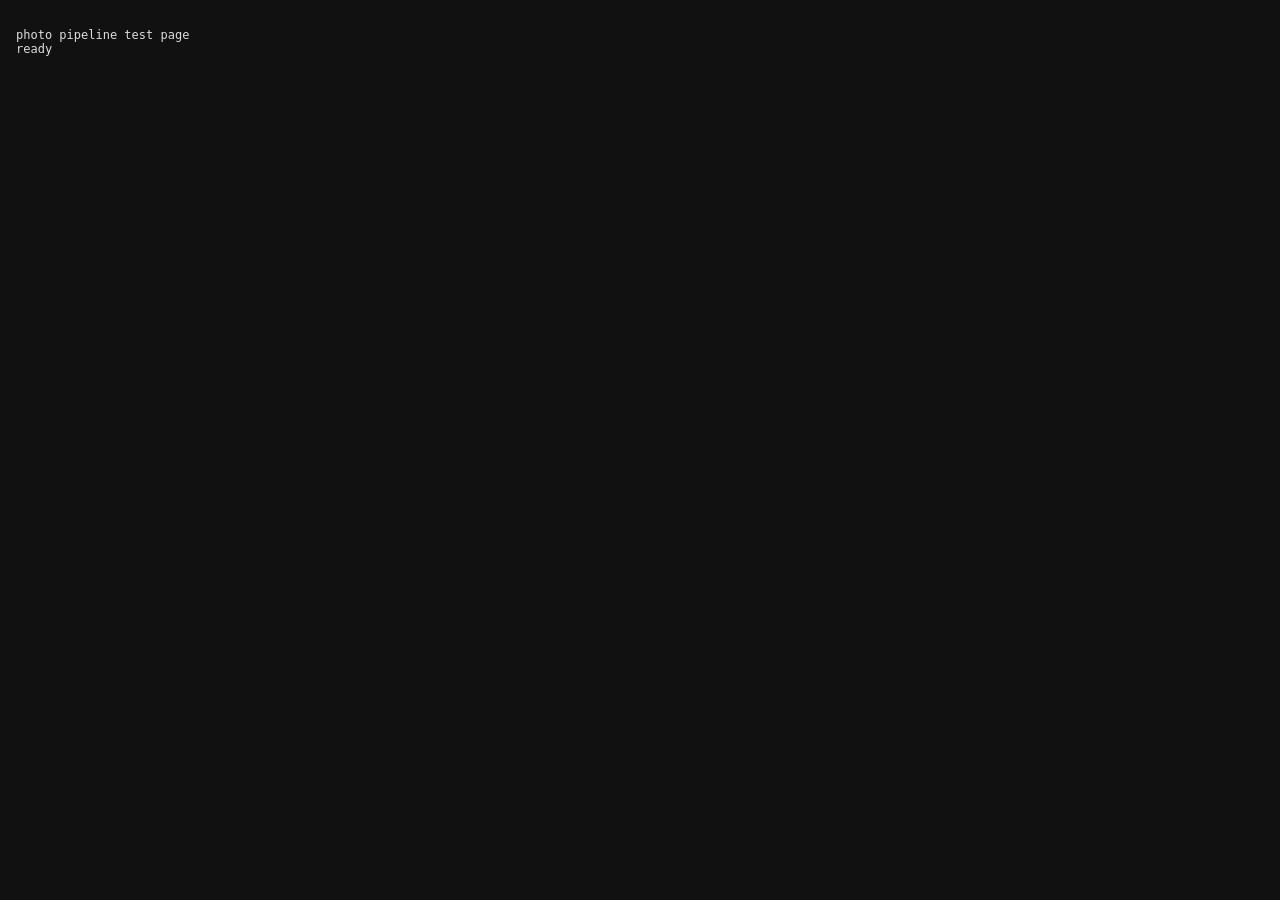
<file: dev/photo/test/index.html>
<!DOCTYPE html>
<html lang="ja">
<head>
<meta charset="UTF-8">
<title>hexago photo pipeline test</title>
<style>
  body { font-family: system-ui, sans-serif; background: #111; color: #ddd; margin: 0; padding: 16px; }
  pre { white-space: pre-wrap; font-size: 12px; }
  canvas { max-width: 100%; }
</style>
</head>
<body>
<pre id="log">photo pipeline test page</pre>
<div id="viz"></div>

<script src="/js/photo/geom.js"></script>
<script src="/js/photo/features.js"></script>
<script src="/js/photo/model.js"></script>
<script src="/js/photo/rectify.js"></script>
<script src="/js/photo/detect.js"></script>
<script src="/js/photo/recognize.js"></script>
<script src="/js/photo/store.js"></script>
<script>
/*
 * window.__photoTest.run(name) -> JSON
 * ケース:
 *   real       実写真の読み取り精度（自動検出 / 正解外枠・両慣習）
 *   detect     外枠自動検出の誤差
 *   synthetic  合成canonical画像（dev/photo/testdata/synth/manifest.json があれば）
 *   store      局面ライブラリのCRUD
 *   all        上記をまとめて
 */
(function () {
  'use strict';
  var BASE = '/';
  var R = window.HexagoPhotoRecognize;
  var Geom = window.HexagoPhotoGeom;
  var Det = window.HexagoPhotoDetect;
  var Store = window.HexagoPhotoStore;
  var CLASS_NAME = ['empty', 'black', 'white', 'red', 'blue', 'green', 'yellow', 'purple'];
  var GT_CLS = { '.': 0, 'K': 1, 'W': 2, 'B': 4 };

  var MODEL_LOAD = null;
  function ensureModel() {
    if (MODEL_LOAD) return MODEL_LOAD;
    if (!window.HexagoPhotoModel) return Promise.resolve(false);
    MODEL_LOAD = fetch(BASE + 'js/photo/model.json', { cache: 'no-store' })
      .then(function (r) { return r.ok ? r.json() : null; })
      .then(function (json) {
        if (!json || json.trained !== true) return false;
        return window.HexagoPhotoModel.fromJSON(json).then(function () { return true; });
      })
      .catch(function () { return false; });
    return MODEL_LOAD;
  }

  function log(msg) {
    var el = document.getElementById('log');
    el.textContent += '\n' + msg;
  }

  function loadImageData(url) {
    return new Promise(function (resolve, reject) {
      var img = new Image();
      img.onload = function () {
        var cv = document.createElement('canvas');
        cv.width = img.width; cv.height = img.height;
        var ctx = cv.getContext('2d', { willReadFrequently: true });
        ctx.drawImage(img, 0, 0);
        resolve({ imageData: ctx.getImageData(0, 0, img.width, img.height), img: img });
      };
      img.onerror = function () { reject(new Error('image load failed: ' + url)); };
      img.src = url;
    });
  }

  function accuracy(result, gtLabels) {
    var hit = 0, miss = [];
    for (var i = 0; i < gtLabels.length; i++) {
      var want = GT_CLS[gtLabels[i]];
      var got = result.points[i].cls;
      if (want === got) hit++;
      else miss.push({ i: i, want: CLASS_NAME[want], got: CLASS_NAME[got], conf: +result.points[i].conf.toFixed(3) });
    }
    return { acc: hit / gtLabels.length, hit: hit, total: gtLabels.length, misses: miss.slice(0, 12), missCount: miss.length };
  }

  function longEdgeScale(w, h, max) {
    var s = Math.min(1, max / Math.max(w, h));
    return [Math.round(w * s), Math.round(h * s)];
  }

  function loadAsPhoto(url, maxSide) {
    return loadImageData(url).then(function (r) {
      var dim = longEdgeScale(r.imageData.width, r.imageData.height, maxSide || 1600);
      if (dim[0] === r.imageData.width && dim[1] === r.imageData.height) return r;
      var cv = document.createElement('canvas');
      cv.width = dim[0]; cv.height = dim[1];
      var ctx = cv.getContext('2d', { willReadFrequently: true });
      ctx.drawImage(r.img, 0, 0, dim[0], dim[1]);
      return { imageData: ctx.getImageData(0, 0, dim[0], dim[1]), img: r.img };
    });
  }

  async function caseWeights() {
    await ensureModel();
    var photo = await loadAsPhoto(BASE + 'dev/photo/testdata/IMG_0252.jpg', 1600);
    var gt = await (await fetch(BASE + 'dev/photo/testdata/IMG_0252.gt.json')).json();
    var out = {};
    for (var w = 0; w <= 1.0001; w += 0.125) {
      window.__hexagoPhotoModelWeight = w;
      var r = R.analyze({ imageData: photo.imageData, borderCorners: gt.paper_corners_px, size: 13, convention: 'honeycomb' });
      var hit = 0;
      for (var i = 0; i < gt.labels.length; i++) if (r.points[i].cls === GT_CLS[gt.labels[i]]) hit++;
      out['w' + w.toFixed(3)] = +(hit / gt.labels.length).toFixed(4);
    }
    window.__hexagoPhotoModelWeight = undefined;
    return out;
  }

  async function caseStrategies() {
    await ensureModel();
    var out = { real: {}, synthetic: {} };
    var photo = await loadAsPhoto(BASE + 'dev/photo/testdata/IMG_0252.jpg', 1600);
    var gt = await (await fetch(BASE + 'dev/photo/testdata/IMG_0252.gt.json')).json();
    var manifest = null;
    try { manifest = await (await fetch(BASE + 'dev/photo/testdata/synth/manifest.json', { cache: 'no-store' })).json(); } catch (e) { }
    var strides = ['heuristic', 'model', 'ensemble', 'cascade'];
    for (var si = 0; si < strides.length; si++) {
      window.__hexagoPhotoStrategy = strides[si];
      var r = R.analyze({ imageData: photo.imageData, borderCorners: gt.paper_corners_px, size: 13, convention: 'honeycomb' });
      var hit = 0;
      for (var i = 0; i < gt.labels.length; i++) if (r.points[i].cls === GT_CLS[gt.labels[i]]) hit++;
      out.real[strides[si]] = +(hit / gt.labels.length).toFixed(4);
      // 合成 canonical のみ
      var sh = 0, st = 0;
      if (manifest) {
        var items = (manifest.images || []).filter(function (it) { return (it.kind || 'canonical') === 'canonical'; });
        for (var k = 0; k < items.length; k++) {
          var it = items[k];
          var p2;
          try { p2 = await loadImageData(BASE + 'dev/photo/testdata/synth/' + it.file); } catch (e) { continue; }
          var NM = { empty: 0, black: 1, white: 2, red: 3, blue: 4, green: 5, yellow: 6, purple: 7 };
          var L0 = Geom.layout(it.size);
          var sc = p2.imageData.width / 1024;
          var corners = L0.corners.map(function (q) { return [q[0] * sc, q[1] * sc]; });
          var rr = R.analyze({ imageData: p2.imageData, borderCorners: corners, size: it.size, convention: 'triangular' });
          for (var j = 0; j < it.labels.length; j++) {
            st++;
            if (rr.points[j].cls === NM[it.labels[j]]) sh++;
          }
        }
      }
      out.synthetic[strides[si]] = st ? +(sh / st).toFixed(4) : null;
    }
    // cascade のしきい値チューニング
    window.__hexagoPhotoStrategy = 'cascade';
    out.cascadeTuning = {};
    var variants = [
      { name: 'm14_w25', minConf: 0.50, minMargin: 0.14, w: 0.25 },
      { name: 'm14_w125', minConf: 0.50, minMargin: 0.14, w: 0.125 },
      { name: 'm18_w25', minConf: 0.50, minMargin: 0.18, w: 0.25 },
      { name: 'm05_w25', minConf: 0.45, minMargin: 0.05, w: 0.25 },
      { name: 'm00_w00', minConf: 0.50, minMargin: 0.00, w: 0.0 }
    ];
    for (var vi = 0; vi < variants.length; vi++) {
      window.__hexagoPhotoCascade = variants[vi];
      var rv = R.analyze({ imageData: photo.imageData, borderCorners: gt.paper_corners_px, size: 13, convention: 'honeycomb' });
      var hv = 0;
      for (var q2 = 0; q2 < gt.labels.length; q2++) if (rv.points[q2].cls === GT_CLS[gt.labels[q2]]) hv++;
      var sv = 0, tv = 0;
      if (manifest) {
        var its = (manifest.images || []).filter(function (it) { return (it.kind || 'canonical') === 'canonical'; });
        for (var kk = 0; kk < its.length; kk++) {
          var it2 = its[kk];
          var pp;
          try { pp = await loadImageData(BASE + 'dev/photo/testdata/synth/' + it2.file); } catch (e) { continue; }
          var NM2 = { empty: 0, black: 1, white: 2, red: 3, blue: 4, green: 5, yellow: 6, purple: 7 };
          var LL = Geom.layout(it2.size);
          var ss = pp.imageData.width / 1024;
          var cc = LL.corners.map(function (q3) { return [q3[0] * ss, q3[1] * ss]; });
          var r3 = R.analyze({ imageData: pp.imageData, borderCorners: cc, size: it2.size, convention: 'triangular' });
          for (var jj = 0; jj < it2.labels.length; jj++) { tv++; if (r3.points[jj].cls === NM2[it2.labels[jj]]) sv++; }
        }
      }
      out.cascadeTuning[variants[vi].name] = { real: +(hv / gt.labels.length).toFixed(4), syn: tv ? +(sv / tv).toFixed(4) : null };
    }
    delete window.__hexagoPhotoCascade;
    delete window.__hexagoPhotoStrategy;
    return out;
  }

  async function caseAutoFit() {
    await ensureModel();
    var photo = await loadAsPhoto(BASE + 'dev/photo/testdata/IMG_0252.jpg', 1600);
    var gt = await (await fetch(BASE + 'dev/photo/testdata/IMG_0252.gt.json')).json();
    var det = Det.detect(photo.imageData);
    var t0 = performance.now();
    var fit = R.autoFit(photo.imageData, det.corners, {});
    var ms = performance.now() - t0;
    var r = R.analyze({ imageData: photo.imageData, borderCorners: det.corners, size: fit.size, margin: fit.margin });
    var hit = 0, miss = [];
    for (var i = 0; i < gt.labels.length; i++) {
      if (r.points[i].cls === GT_CLS[gt.labels[i]]) hit++;
      else miss.push({ i: i, want: gt.labels[i], got: CLASS_NAME[r.points[i].cls] });
    }
    return { fit: fit, ms: +ms.toFixed(1), acc: hit / gt.labels.length, miss: miss };
  }

  async function caseMarginAcc() {
    await ensureModel();
    var photo = await loadAsPhoto(BASE + 'dev/photo/testdata/IMG_0252.jpg', 1600);
    var gt = await (await fetch(BASE + 'dev/photo/testdata/IMG_0252.gt.json')).json();
    var det = Det.detect(photo.imageData);
    var out = {};
    [0, 0.15, 0.3, 0.45, 0.577, 0.7, 0.85, 1.0].forEach(function (m) {
      try {
        var r = R.analyze({ imageData: photo.imageData, borderCorners: det.corners, size: 13, margin: m });
        var hit = 0;
        for (var i = 0; i < gt.labels.length; i++) if (r.points[i].cls === GT_CLS[gt.labels[i]]) hit++;
        out[m] = { acc: +(hit / gt.labels.length).toFixed(4), score: +r.score.toFixed(4) };
      } catch (e) { out[m] = null; }
    });
    return out;
  }

  async function caseFit() {
    // サイズ・余白の候補ごとに「幾何の一致度」を測る（分類の平均信頼度をスコアにする）
    await ensureModel();
    var photo = await loadAsPhoto(BASE + 'dev/photo/testdata/IMG_0252.jpg', 1600);
    var gt = await (await fetch(BASE + 'dev/photo/testdata/IMG_0252.gt.json')).json();
    var det = Det.detect(photo.imageData);
    var out = { sizeScores: {}, marginScores: {}, best: null };
    [9, 13, 19, 25].forEach(function (sz) {
      try {
        var r = R.analyze({ imageData: photo.imageData, borderCorners: det.corners, size: sz, convention: 'honeycomb' });
        out.sizeScores[sz] = +r.score.toFixed(4);
      } catch (e) { out.sizeScores[sz] = null; }
    });
    [0, 0.2, 0.4, 0.577, 0.8, 1.0].forEach(function (m) {
      try {
        var r2 = R.analyze({ imageData: photo.imageData, borderCorners: det.corners, size: 13, margin: m });
        out.marginScores[m] = +r2.score.toFixed(4);
      } catch (e) { out.marginScores[m] = null; }
    });
    return out;
  }

  async function caseReal() {
    var modelLoaded = await ensureModel();
    var t0 = performance.now();
    var photo = await loadAsPhoto(BASE + 'dev/photo/testdata/IMG_0252.jpg', 1600);
    var imageData = photo.imageData;
    var gt = await (await fetch(BASE + 'dev/photo/testdata/IMG_0252.gt.json')).json();
    var det = Det.detect(imageData);
    var tDet = performance.now();
    var out = {
      image: { w: imageData.width, h: imageData.height },
      detect: { conf: det.confidence, corners: det.corners, ms: +(tDet - t0).toFixed(1) },
      cases: {}
    };
    var t1 = performance.now();
    var byGt = R.analyze({
      imageData: imageData, borderCorners: gt.paper_corners_px, size: gt.size, convention: 'honeycomb'
    });
    out.cases.gtCornersHoneycomb = Object.assign(accuracy(byGt, gt.labels), {
      ms: +(performance.now() - t1).toFixed(1),
      score: +byGt.score.toFixed(4),
      classSource: byGt.classSource,
      refine: byGt.refine
    });
    var t2 = performance.now();
    var byDet = R.analyze({
      imageData: imageData, borderCorners: det.corners, size: gt.size, convention: 'honeycomb'
    });
    out.cases.autoHoneycomb = Object.assign(accuracy(byDet, gt.labels), {
      ms: +(performance.now() - t2).toFixed(1),
      score: +byDet.score.toFixed(4),
      refine: byDet.refine
    });
    var t3 = performance.now();
    var byTri = R.analyze({
      imageData: imageData, borderCorners: det.corners, size: gt.size, convention: 'triangular'
    });
    out.cases.autoTriangular = Object.assign(accuracy(byTri, gt.labels), {
      ms: +(performance.now() - t3).toFixed(1),
      score: +byTri.score.toFixed(4)
    });
    // 代表的な可視化（認識結果をcanonical上に描く）
    var viz = document.getElementById('viz');
    viz.innerHTML = '';
    var cv = document.createElement('canvas');
    cv.width = 420; cv.height = 420;
    var ctx = cv.getContext('2d');
    var L = byDet.layout;
    var id = ctx.createImageData(L.W, L.W);
    for (var i = 0, j = 0; i < L.W * L.W; i++, j += 4) {
      id.data[j] = byDet.canon[i * 3];
      id.data[j + 1] = byDet.canon[i * 3 + 1];
      id.data[j + 2] = byDet.canon[i * 3 + 2];
      id.data[j + 3] = 255;
    }
    var tmp = document.createElement('canvas');
    tmp.width = L.W; tmp.height = L.W;
    tmp.getContext('2d').putImageData(id, 0, 0);
    ctx.drawImage(tmp, 0, 0, 420, 420);
    var sc = 420 / L.W;
    byDet.points.forEach(function (p) {
      ctx.beginPath();
      ctx.arc(p.x * sc, p.y * sc, L.cell * 0.42 * sc, 0, 7);
      ctx.strokeStyle = p.cls ? R.CLASS_COLORS[p.cls] : 'rgba(255,255,255,0.35)';
      ctx.lineWidth = 2;
      ctx.stroke();
    });
    viz.appendChild(cv);
    out.modelLoaded = modelLoaded;
    out.totalMs = +(performance.now() - t0).toFixed(1);
    return out;
  }

  async function caseDetect() {
    var photo = await loadAsPhoto(BASE + 'dev/photo/testdata/IMG_0252.jpg', 1600);
    var gt = await (await fetch(BASE + 'dev/photo/testdata/IMG_0252.gt.json')).json();
    var t0 = performance.now();
    var det = Det.detect(photo.imageData);
    var ms = performance.now() - t0;
    function cornerError(a, b) {
      var best = null;
      for (var sh = 0; sh < 6; sh++) {
        var sum = 0;
        for (var i = 0; i < 6; i++) {
          var p = a[(i + sh) % 6], q = b[i];
          sum += Math.hypot(p[0] - q[0], p[1] - q[1]);
        }
        sum /= 6;
        if (!best || sum < best.mean) best = { mean: sum, shift: sh };
      }
      return best;
    }
    return {
      conf: det.confidence,
      hexAreaRatio: det.hexAreaRatio,
      ms: +ms.toFixed(1),
      corners: det.corners,
      errorVsGt: det.corners ? cornerError(det.corners, gt.paper_corners_px) : null
    };
  }

  async function caseAlign() {
    await ensureModel();
    // 認識した石の位置が、canonical 画像の実際の石の重心からどれだけずれているかを測る
    var photo = await loadAsPhoto(BASE + 'dev/photo/testdata/IMG_0252.jpg', 1600);
    var det = Det.detect(photo.imageData);
    var r = R.analyze({ imageData: photo.imageData, borderCorners: det.corners, size: 13, convention: 'honeycomb' });
    var W = r.layout.W, cell = r.layout.cell;
    var canon = r.canon;
    var baseL = 0.299 * r.baseline[0] + 0.587 * r.baseline[1] + 0.114 * r.baseline[2];
    var offsets = [];
    for (var k = 0; k < r.points.length; k++) {
      var p = r.points[k];
      if (!p.cls) continue;
      var rad = Math.round(cell * 0.45);
      var sumx = 0, sumy = 0, sumw = 0;
      for (var y = -rad; y <= rad; y++) {
        for (var x = -rad; x <= rad; x++) {
          var px = Math.round(p.x + x), py = Math.round(p.y + y);
          if (px < 0 || py < 0 || px >= W || py >= W) continue;
          var o = (py * W + px) * 3;
          var lum = 0.299 * canon[o] + 0.587 * canon[o + 1] + 0.114 * canon[o + 2];
          var wgt = Math.abs(lum - baseL) / 255;
          sumx += x * wgt; sumy += y * wgt; sumw += wgt;
        }
      }
      if (sumw > 0.01) offsets.push({ i: k, dx: sumx / sumw, dy: sumy / sumw });
    }
    var meanDx = 0, meanDy = 0, meanAbs = 0;
    offsets.forEach(function (o) { meanDx += o.dx; meanDy += o.dy; meanAbs += Math.hypot(o.dx, o.dy); });
    var n = offsets.length || 1;
    return {
      n: offsets.length,
      cell: +cell.toFixed(2),
      meanDxPx: +(meanDx / n).toFixed(2),
      meanDyPx: +(meanDy / n).toFixed(2),
      meanAbsPx: +(meanAbs / n).toFixed(2),
      meanAbsFracCell: +(meanAbs / n / cell).toFixed(3),
      refine: r.refine,
      worst: offsets.slice().sort(function (a, b) { return Math.hypot(b.dx, b.dy) - Math.hypot(a.dx, a.dy); }).slice(0, 5)
    };
  }

  async function caseStore() {
    var before = Store.list().length;
    var e = {
      name: 'unit-test',
      size: 9,
      playerCount: 2,
      board: new Array(61).fill(0),
      labels: new Array(61).fill(0),
      colors: { 1: { fill: '#111111', stroke: '#333333' }, 2: { fill: '#ffffff', stroke: '#333333' } },
      names: { 1: '黒', 2: '白' },
      turn: 1,
      meta: { convention: 'honeycomb', confidence: 1 },
      thumb: null
    };
    e.board[0] = 1;
    var saved = Store.save(e);
    var list = Store.list();
    var got = Store.get(saved.id);
    var json = Store.exportAll();
    var n = Store.importJSON(json);
    Store.remove(saved.id);
    return {
      ok: !!got && list.length === before + 1 && n >= 0,
      before: before,
      after: Store.list().length,
      savedId: saved.id,
      exportedBytes: json.length,
      imported: n
    };
  }

  async function caseSynthetic() {
    await ensureModel();
    // 合成テストセット: canonical（正面から見た盤）と photo（透視変換した写真風）
    var manifest;
    try {
      var res = await fetch(BASE + 'dev/photo/testdata/synth/manifest.json', { cache: 'no-store' });
      if (!res.ok) return { skipped: true, reason: 'manifest not found' };
      manifest = await res.json();
    } catch (e) { return { skipped: true, reason: e.message }; }
    var NAME2CLS = { empty: 0, black: 1, white: 2, red: 3, blue: 4, green: 5, yellow: 6, purple: 7 };
    var items = manifest.images || [];
    var out = {
      count: 0, hit: 0, total: 0, byKind: {},
      perImage: [], misses: []
    };
    function bucket(kind) {
      if (!out.byKind[kind]) out.byKind[kind] = { count: 0, hit: 0, total: 0 };
      return out.byKind[kind];
    }
    for (var k = 0; k < items.length; k++) {
      var it = items[k];
      var base = it.file;
      var ext = base.match(/\.[a-z]+$/i) ? '' : '.jpg';
      var meta = it;
      try {
        var mr = await fetch(BASE + 'dev/photo/testdata/synth/' + base.replace(/\.[a-z]+$/i, '') + '.json', { cache: 'no-store' });
        if (mr.ok) meta = Object.assign({}, it, await mr.json());
      } catch (e) { /* manifest の情報だけで進む */ }
      var photo;
      try { photo = await loadImageData(BASE + 'dev/photo/testdata/synth/' + base + ext); } catch (e) { continue; }
      var size = meta.size || it.size;
      var labels = meta.labels || it.labels;
      if (!size || !labels) continue;
      var kind = meta.kind || it.kind || 'canonical';
      var results = [];
      if (kind === 'canonical' || !meta.corners_px) {
        // 正面画像: レイアウト既定の格子6隅（自動検出は使わない）
        var sc = photo.imageData.width / 1024;
        var L0 = Geom.layout(size);
        var corners = L0.corners.map(function (q) { return [q[0] * sc, q[1] * sc]; });
        results.push({ conv: 'triangular', r: R.analyze({ imageData: photo.imageData, borderCorners: corners, size: size, convention: 'triangular' }) });
      } else {
        var det = Det.detect(photo.imageData);
        if (!det.corners) { out.misses.push({ file: base, reason: 'detect failed' }); continue; }
        ['honeycomb', 'triangular'].forEach(function (conv) {
          try {
            results.push({ conv: conv, r: R.analyze({ imageData: photo.imageData, borderCorners: det.corners, size: size, convention: conv }) });
          } catch (e) { /* skip */ }
        });
        // 検出した外枠と正解外枠の誤差（デバッグ用）
        if (meta.paper_corners_px) {
          var gtc = meta.paper_corners_px;
          var bestErr = null;
          for (var sh = 0; sh < 6; sh++) {
            var sum = 0;
            for (var q2 = 0; q2 < 6; q2++) {
              var a = det.corners[(q2 + sh) % 6], b2 = gtc[q2];
              sum += Math.hypot(a[0] - b2[0], a[1] - b2[1]);
            }
            sum /= 6;
            if (!bestErr || sum < bestErr.mean) bestErr = { mean: +sum.toFixed(2), shift: sh };
          }
        }
      }
      var best = null;
      results.forEach(function (item) {
        var hit = 0, miss = [];
        for (var i = 0; i < labels.length; i++) {
          if (item.r.points[i].cls === NAME2CLS[labels[i]]) hit++;
          else miss.push({ i: i, want: labels[i], got: CLASS_NAME[item.r.points[i].cls], conf: +item.r.points[i].conf.toFixed(2) });
        }
        var cand = { conv: item.conv, hit: hit, n: labels.length, miss: miss, score: item.r.score };
        if (!best || cand.hit > best.hit) best = cand;
      });
      if (!best) continue;
      out.count++;
      out.hit += best.hit;
      out.total += best.n;
      bucket(kind).count++;
      bucket(kind).hit += best.hit;
      bucket(kind).total += best.n;
      out.perImage.push({ file: base, kind: kind, size: size, conv: best.conv, acc: +(best.hit / best.n).toFixed(3), miss: best.miss.length });
      out.perImage[out.perImage.length - 1].detectConf = det ? +det.confidence.toFixed(2) : null;
      out.perImage[out.perImage.length - 1].cornerErr = bestErr;
      if (best.miss.length) out.misses.push({ file: base, kind: kind, style: (meta.scenario || {}).style, miss: best.miss.slice(0, 6) });
    }
    out.acc = out.total ? out.hit / out.total : 0;
    Object.keys(out.byKind).forEach(function (kk) {
      var b = out.byKind[kk];
      b.acc = b.total ? +(b.hit / b.total).toFixed(4) : 0;
    });
    return out;
  }

  window.__photoTest = {
    run: async function (name) {
      var cases = String(name || 'all').split(',');
      var out = {};
      try {
        for (var i = 0; i < cases.length; i++) {
          var c = cases[i].trim();
          if (c === 'real' || c === 'all') out.real = await caseReal();
          else if (c === 'detect' || c === 'all') out.detect = await caseDetect();
          else if (c === 'store' || c === 'all') out.store = await caseStore();
          else if (c === 'align') out.align = await caseAlign();
          else if (c === 'weights') out.weights = await caseWeights();
          else if (c === 'strategies') out.strategies = await caseStrategies();
          else if (c === 'fit') out.fit = await caseFit();
          else if (c === 'marginAcc') out.marginAcc = await caseMarginAcc();
          else if (c === 'autofit') out.autofit = await caseAutoFit();
          else if (c === 'synthetic' || c === 'all') out.synthetic = await caseSynthetic();
          else out.unknown = c;
        }
        out.ok = true;
      } catch (e) {
        out.ok = false;
        out.error = String((e && e.stack) || e);
      }
      log(JSON.stringify({ ok: out.ok, keys: Object.keys(out) }));
      return out;
    }
  };
  log('ready');
})();
</script>
</body>
</html>
</file>
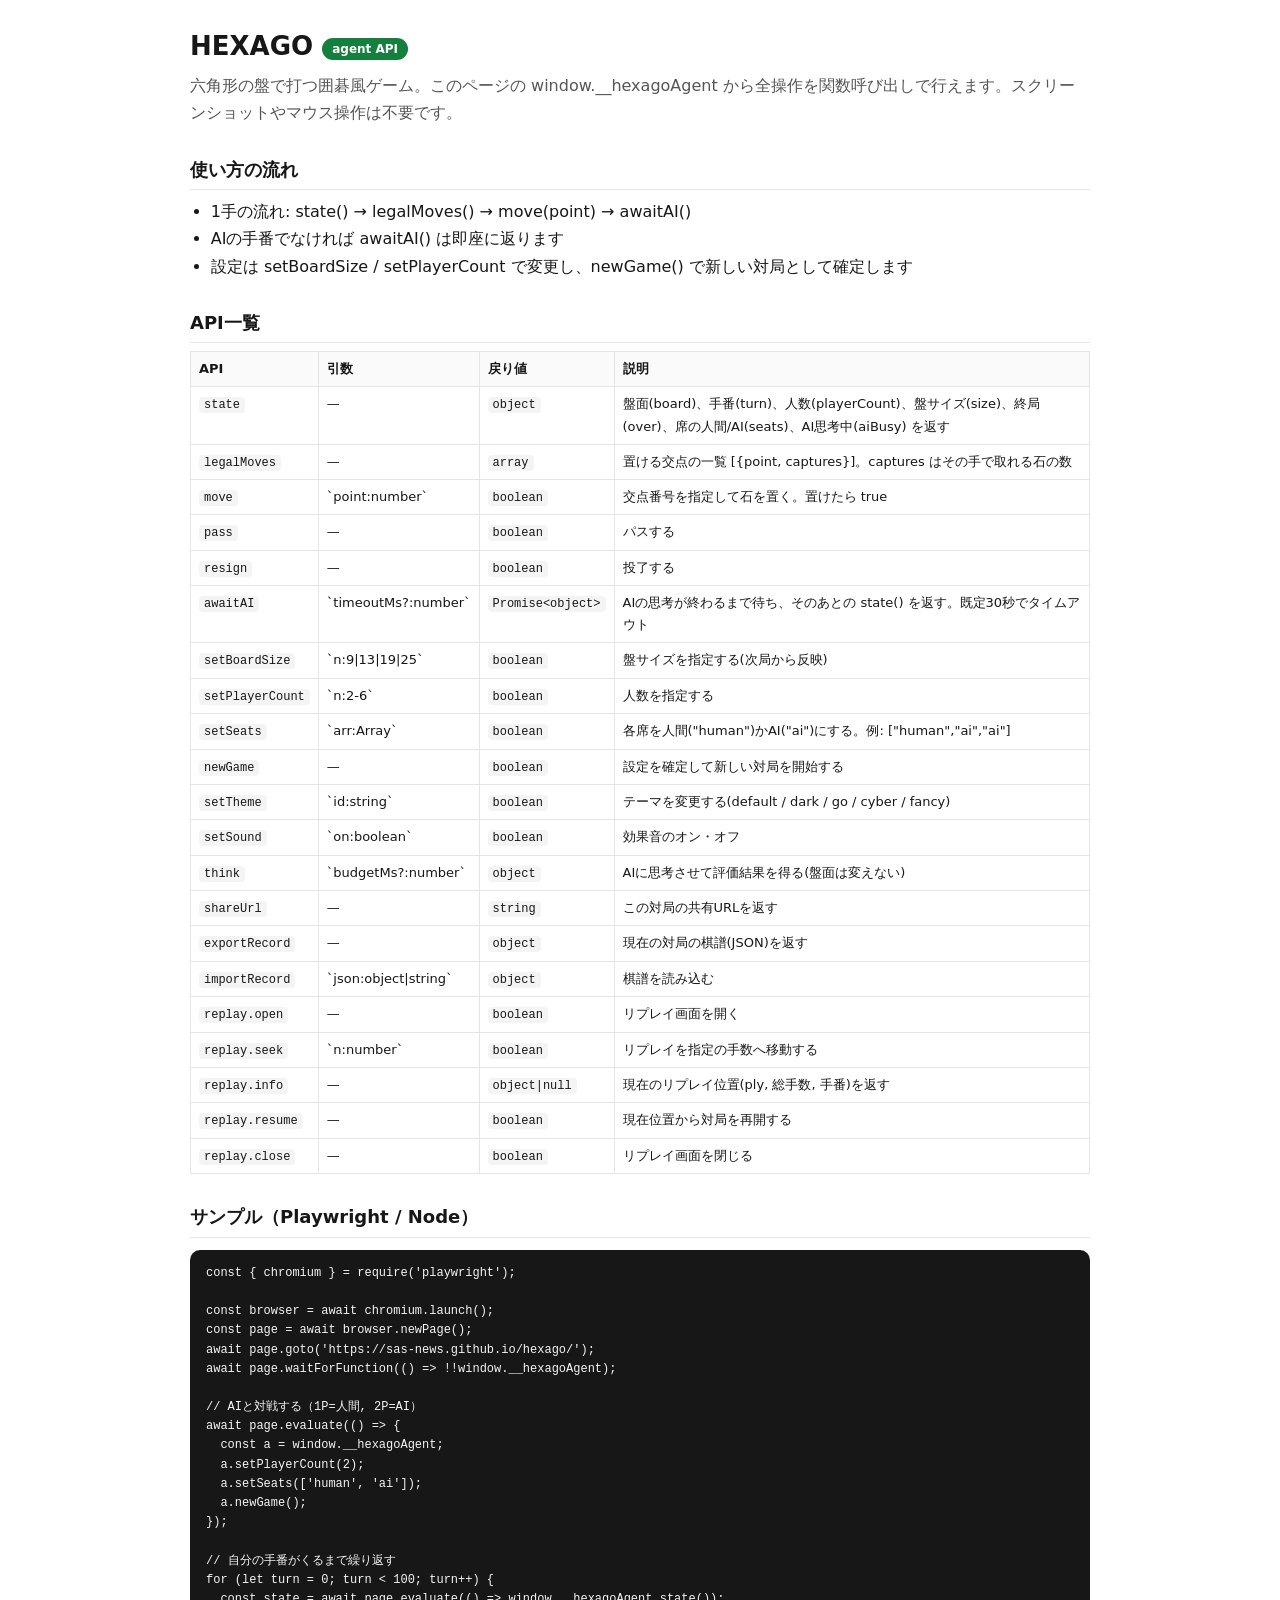
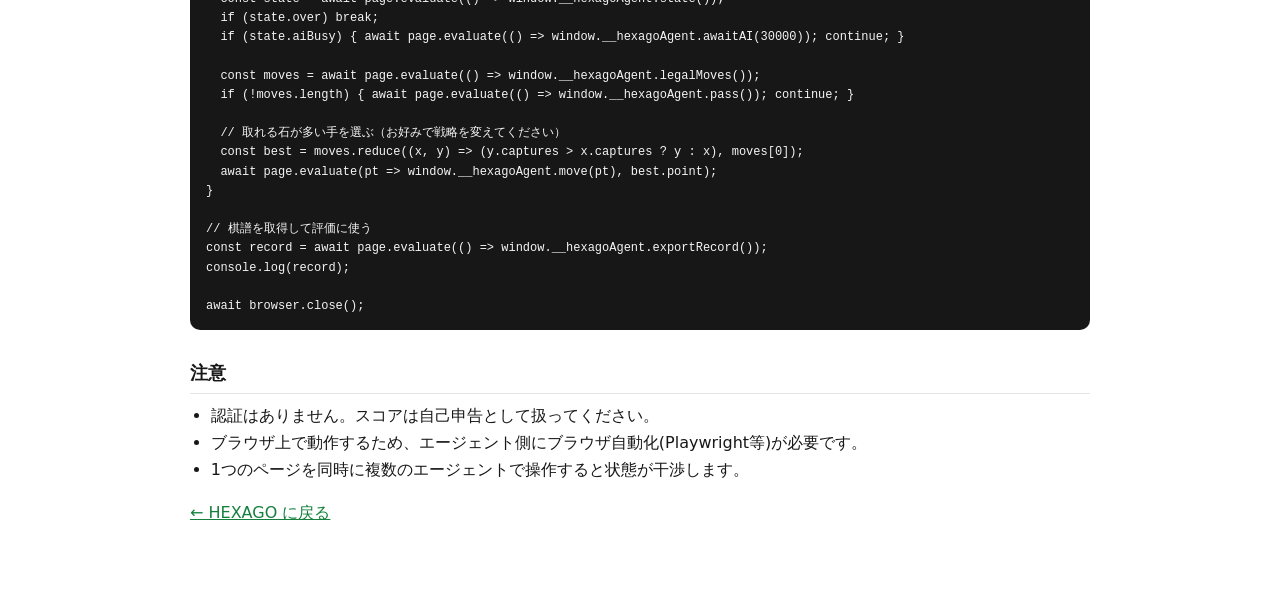
<file: agent.html>
<!doctype html>
<html lang="ja">
<head>
<meta charset="utf-8">
<meta name="viewport" content="width=device-width,initial-scale=1">
<title>HEXAGO — エージェント向けAPI</title>
<style>
body{font-family:system-ui,-apple-system,"Hiragino Sans",sans-serif;max-width:900px;margin:0 auto;padding:24px 16px 64px;line-height:1.7;color:#171717;background:#fff}
h1{font-size:26px;margin:0 0 4px}
h2{font-size:18px;margin:28px 0 8px;padding-bottom:4px;border-bottom:1px solid #e5e5e5}
p.lead{color:#555;margin:0 0 20px}
table{border-collapse:collapse;width:100%;font-size:13px;margin:8px 0 4px}
th,td{border:1px solid #e5e5e5;padding:6px 8px;text-align:left;vertical-align:top}
th{background:#fafafa;font-weight:700;white-space:nowrap}
td:first-child{white-space:nowrap}
code{background:#f4f4f4;padding:1px 5px;border-radius:4px;font-size:12px}
pre{background:#171717;color:#f5f5f5;padding:14px 16px;border-radius:10px;overflow-x:auto;font-size:12px;line-height:1.6}
ul{padding-left:1.3em;margin:8px 0}
a{color:#15803d}
.badge{display:inline-block;background:#15803d;color:#fff;border-radius:999px;padding:1px 10px;font-size:12px;font-weight:700;vertical-align:2px}
</style>
</head>
<body>
<h1>HEXAGO <span class="badge">agent API</span></h1>
<p class="lead">六角形の盤で打つ囲碁風ゲーム。このページの window.__hexagoAgent から全操作を関数呼び出しで行えます。スクリーンショットやマウス操作は不要です。</p>

<h2>使い方の流れ</h2>
<ul>
      <li>1手の流れ: state() → legalMoves() → move(point) → awaitAI()</li>
      <li>AIの手番でなければ awaitAI() は即座に返ります</li>
      <li>設定は setBoardSize / setPlayerCount で変更し、newGame() で新しい対局として確定します</li>
</ul>

<h2>API一覧</h2>
<table>
  <thead><tr><th>API</th><th>引数</th><th>戻り値</th><th>説明</th></tr></thead>
  <tbody>
      <tr><td><code>state</code></td><td>—</td><td><code>object</code></td><td>盤面(board)、手番(turn)、人数(playerCount)、盤サイズ(size)、終局(over)、席の人間/AI(seats)、AI思考中(aiBusy) を返す</td></tr>
      <tr><td><code>legalMoves</code></td><td>—</td><td><code>array</code></td><td>置ける交点の一覧 [{point, captures}]。captures はその手で取れる石の数</td></tr>
      <tr><td><code>move</code></td><td>`point:number`</td><td><code>boolean</code></td><td>交点番号を指定して石を置く。置けたら true</td></tr>
      <tr><td><code>pass</code></td><td>—</td><td><code>boolean</code></td><td>パスする</td></tr>
      <tr><td><code>resign</code></td><td>—</td><td><code>boolean</code></td><td>投了する</td></tr>
      <tr><td><code>awaitAI</code></td><td>`timeoutMs?:number`</td><td><code>Promise&lt;object&gt;</code></td><td>AIの思考が終わるまで待ち、そのあとの state() を返す。既定30秒でタイムアウト</td></tr>
      <tr><td><code>setBoardSize</code></td><td>`n:9|13|19|25`</td><td><code>boolean</code></td><td>盤サイズを指定する(次局から反映)</td></tr>
      <tr><td><code>setPlayerCount</code></td><td>`n:2-6`</td><td><code>boolean</code></td><td>人数を指定する</td></tr>
      <tr><td><code>setSeats</code></td><td>`arr:Array`</td><td><code>boolean</code></td><td>各席を人間(&quot;human&quot;)かAI(&quot;ai&quot;)にする。例: [&quot;human&quot;,&quot;ai&quot;,&quot;ai&quot;]</td></tr>
      <tr><td><code>newGame</code></td><td>—</td><td><code>boolean</code></td><td>設定を確定して新しい対局を開始する</td></tr>
      <tr><td><code>setTheme</code></td><td>`id:string`</td><td><code>boolean</code></td><td>テーマを変更する(default / dark / go / cyber / fancy)</td></tr>
      <tr><td><code>setSound</code></td><td>`on:boolean`</td><td><code>boolean</code></td><td>効果音のオン・オフ</td></tr>
      <tr><td><code>think</code></td><td>`budgetMs?:number`</td><td><code>object</code></td><td>AIに思考させて評価結果を得る(盤面は変えない)</td></tr>
      <tr><td><code>shareUrl</code></td><td>—</td><td><code>string</code></td><td>この対局の共有URLを返す</td></tr>
      <tr><td><code>exportRecord</code></td><td>—</td><td><code>object</code></td><td>現在の対局の棋譜(JSON)を返す</td></tr>
      <tr><td><code>importRecord</code></td><td>`json:object|string`</td><td><code>object</code></td><td>棋譜を読み込む</td></tr>
      <tr><td><code>replay.open</code></td><td>—</td><td><code>boolean</code></td><td>リプレイ画面を開く</td></tr>
      <tr><td><code>replay.seek</code></td><td>`n:number`</td><td><code>boolean</code></td><td>リプレイを指定の手数へ移動する</td></tr>
      <tr><td><code>replay.info</code></td><td>—</td><td><code>object|null</code></td><td>現在のリプレイ位置(ply, 総手数, 手番)を返す</td></tr>
      <tr><td><code>replay.resume</code></td><td>—</td><td><code>boolean</code></td><td>現在位置から対局を再開する</td></tr>
      <tr><td><code>replay.close</code></td><td>—</td><td><code>boolean</code></td><td>リプレイ画面を閉じる</td></tr>
  </tbody>
</table>

<h2>サンプル（Playwright / Node）</h2>
<pre>const { chromium } = require('playwright');

const browser = await chromium.launch();
const page = await browser.newPage();
await page.goto('https://sas-news.github.io/hexago/');
await page.waitForFunction(() => !!window.__hexagoAgent);

// AIと対戦する（1P=人間, 2P=AI）
await page.evaluate(() => {
  const a = window.__hexagoAgent;
  a.setPlayerCount(2);
  a.setSeats(['human', 'ai']);
  a.newGame();
});

// 自分の手番がくるまで繰り返す
for (let turn = 0; turn < 100; turn++) {
  const state = await page.evaluate(() => window.__hexagoAgent.state());
  if (state.over) break;
  if (state.aiBusy) { await page.evaluate(() => window.__hexagoAgent.awaitAI(30000)); continue; }

  const moves = await page.evaluate(() => window.__hexagoAgent.legalMoves());
  if (!moves.length) { await page.evaluate(() => window.__hexagoAgent.pass()); continue; }

  // 取れる石が多い手を選ぶ（お好みで戦略を変えてください）
  const best = moves.reduce((x, y) => (y.captures > x.captures ? y : x), moves[0]);
  await page.evaluate(pt => window.__hexagoAgent.move(pt), best.point);
}

// 棋譜を取得して評価に使う
const record = await page.evaluate(() => window.__hexagoAgent.exportRecord());
console.log(record);

await browser.close();</pre>

<h2>注意</h2>
<ul>
      <li>認証はありません。スコアは自己申告として扱ってください。</li>
      <li>ブラウザ上で動作するため、エージェント側にブラウザ自動化(Playwright等)が必要です。</li>
      <li>1つのページを同時に複数のエージェントで操作すると状態が干渉します。</li>
</ul>

<p><a href="./">← HEXAGO に戻る</a></p>
</body>
</html>
</file>
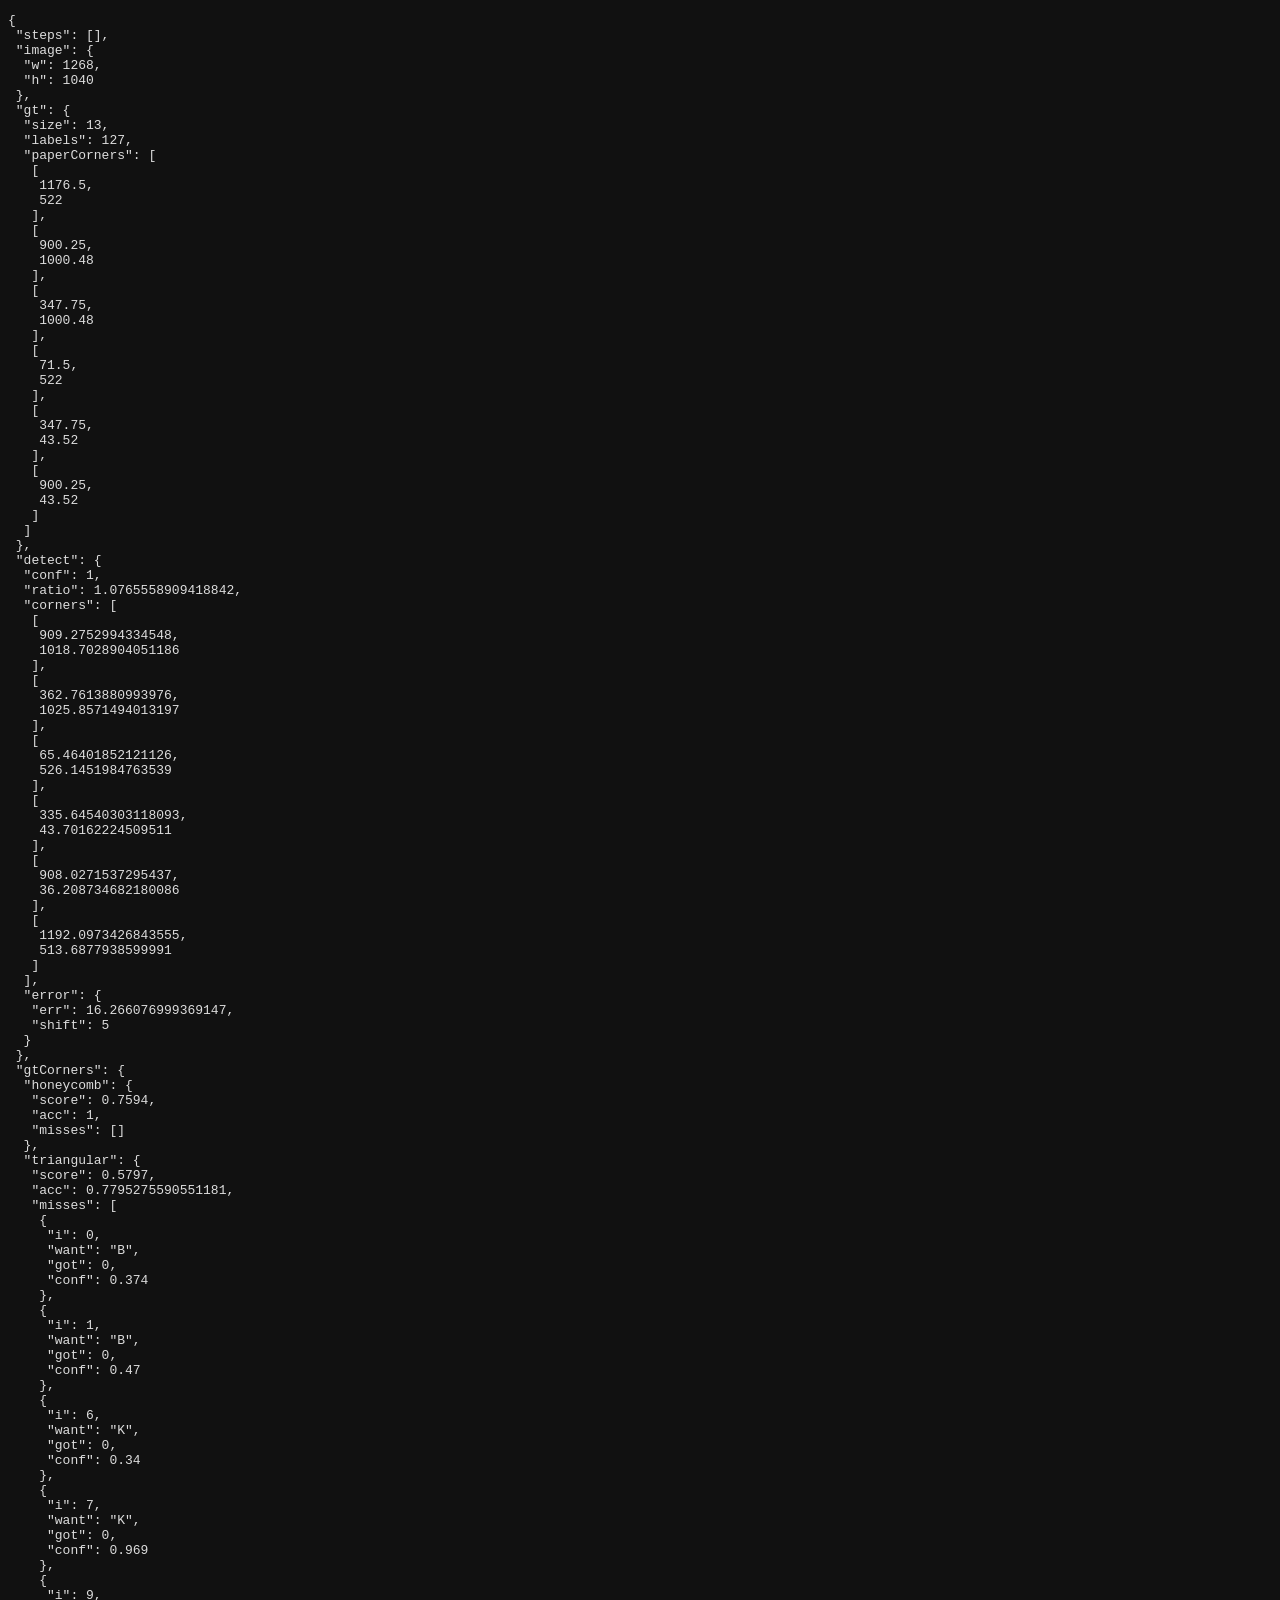
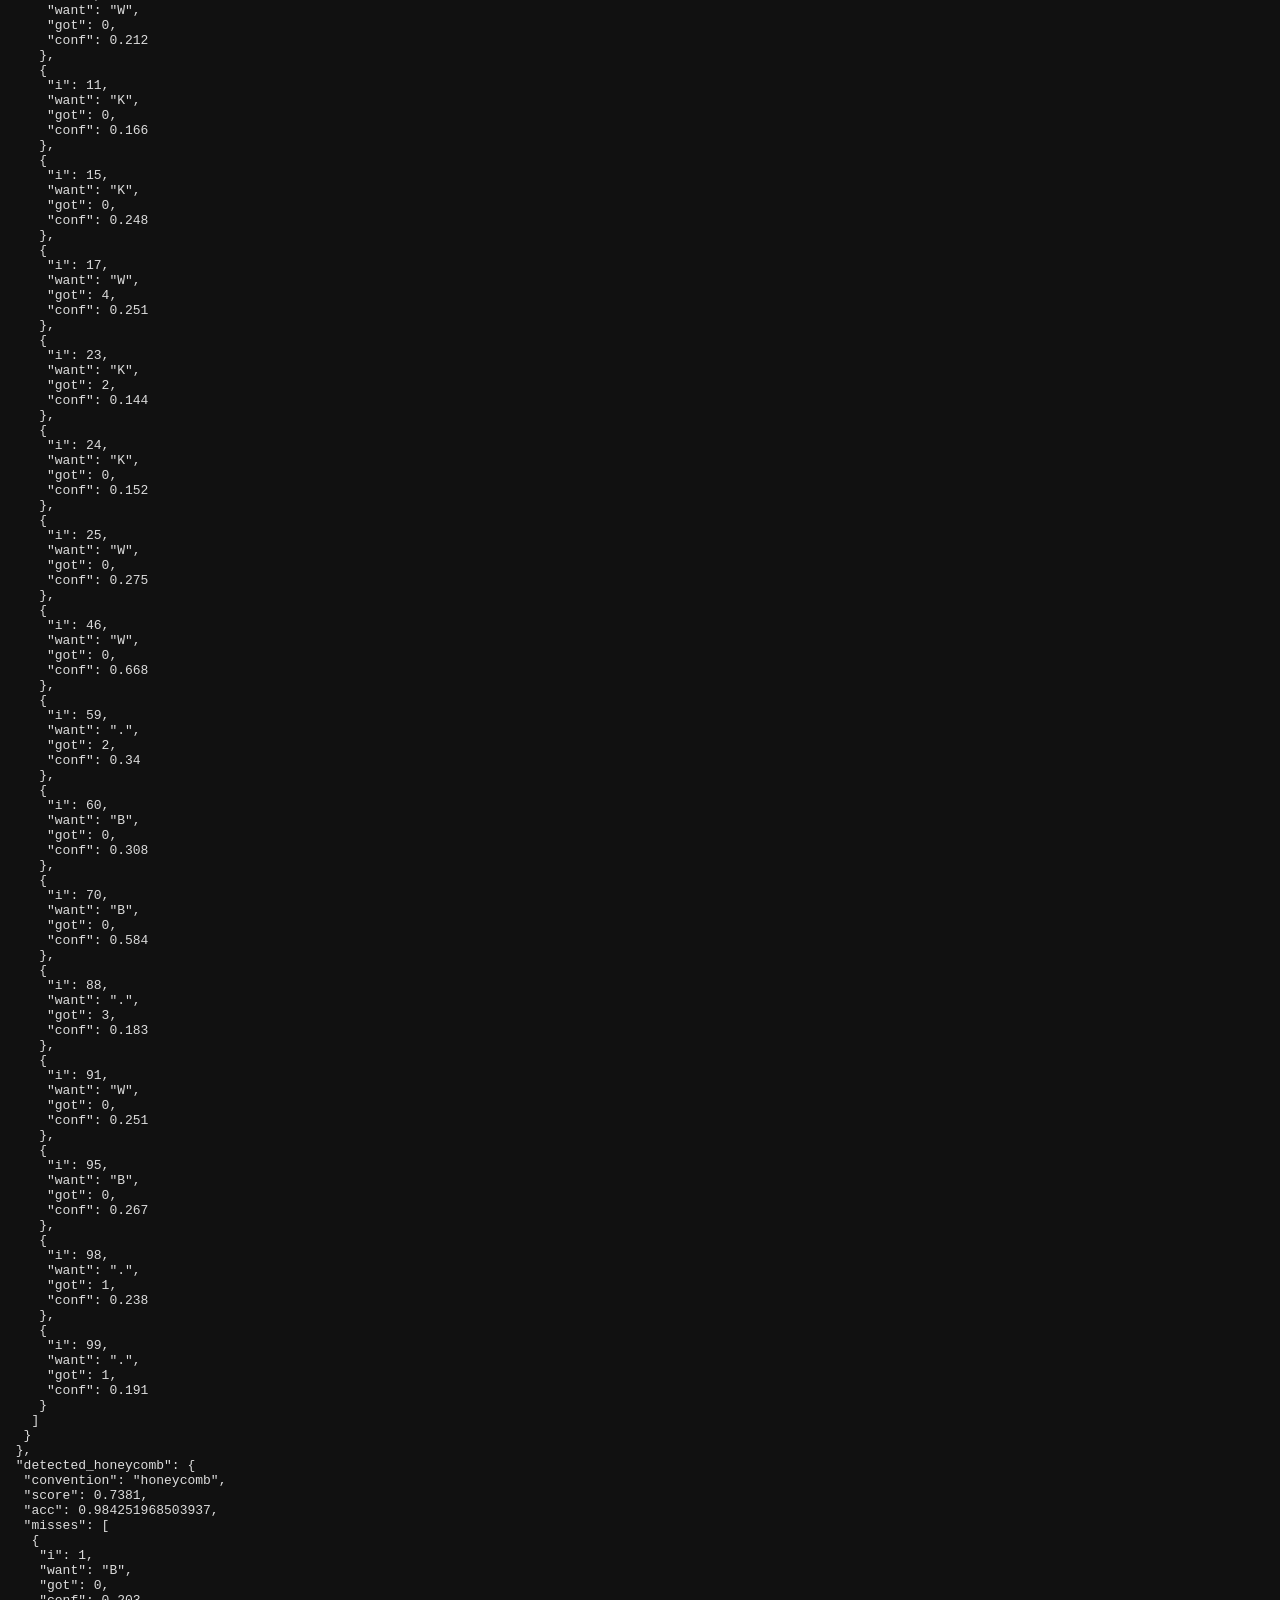
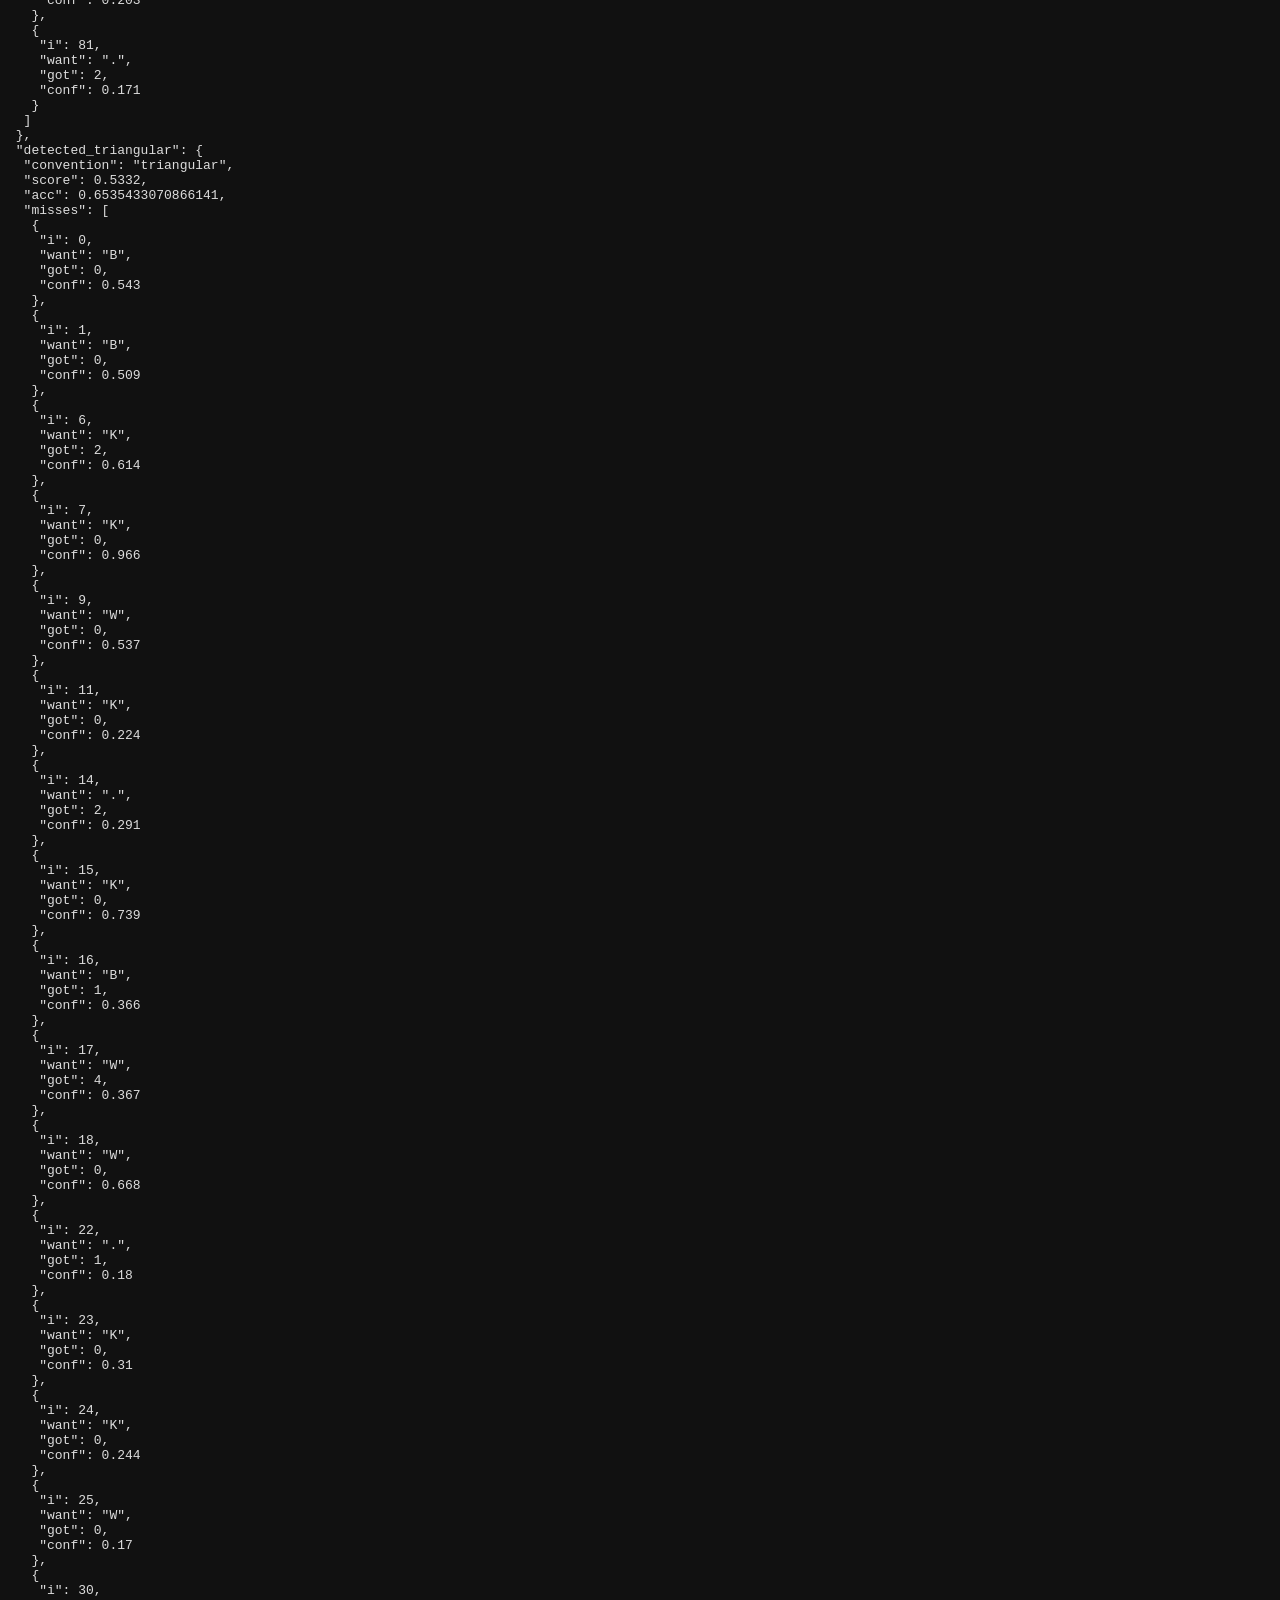
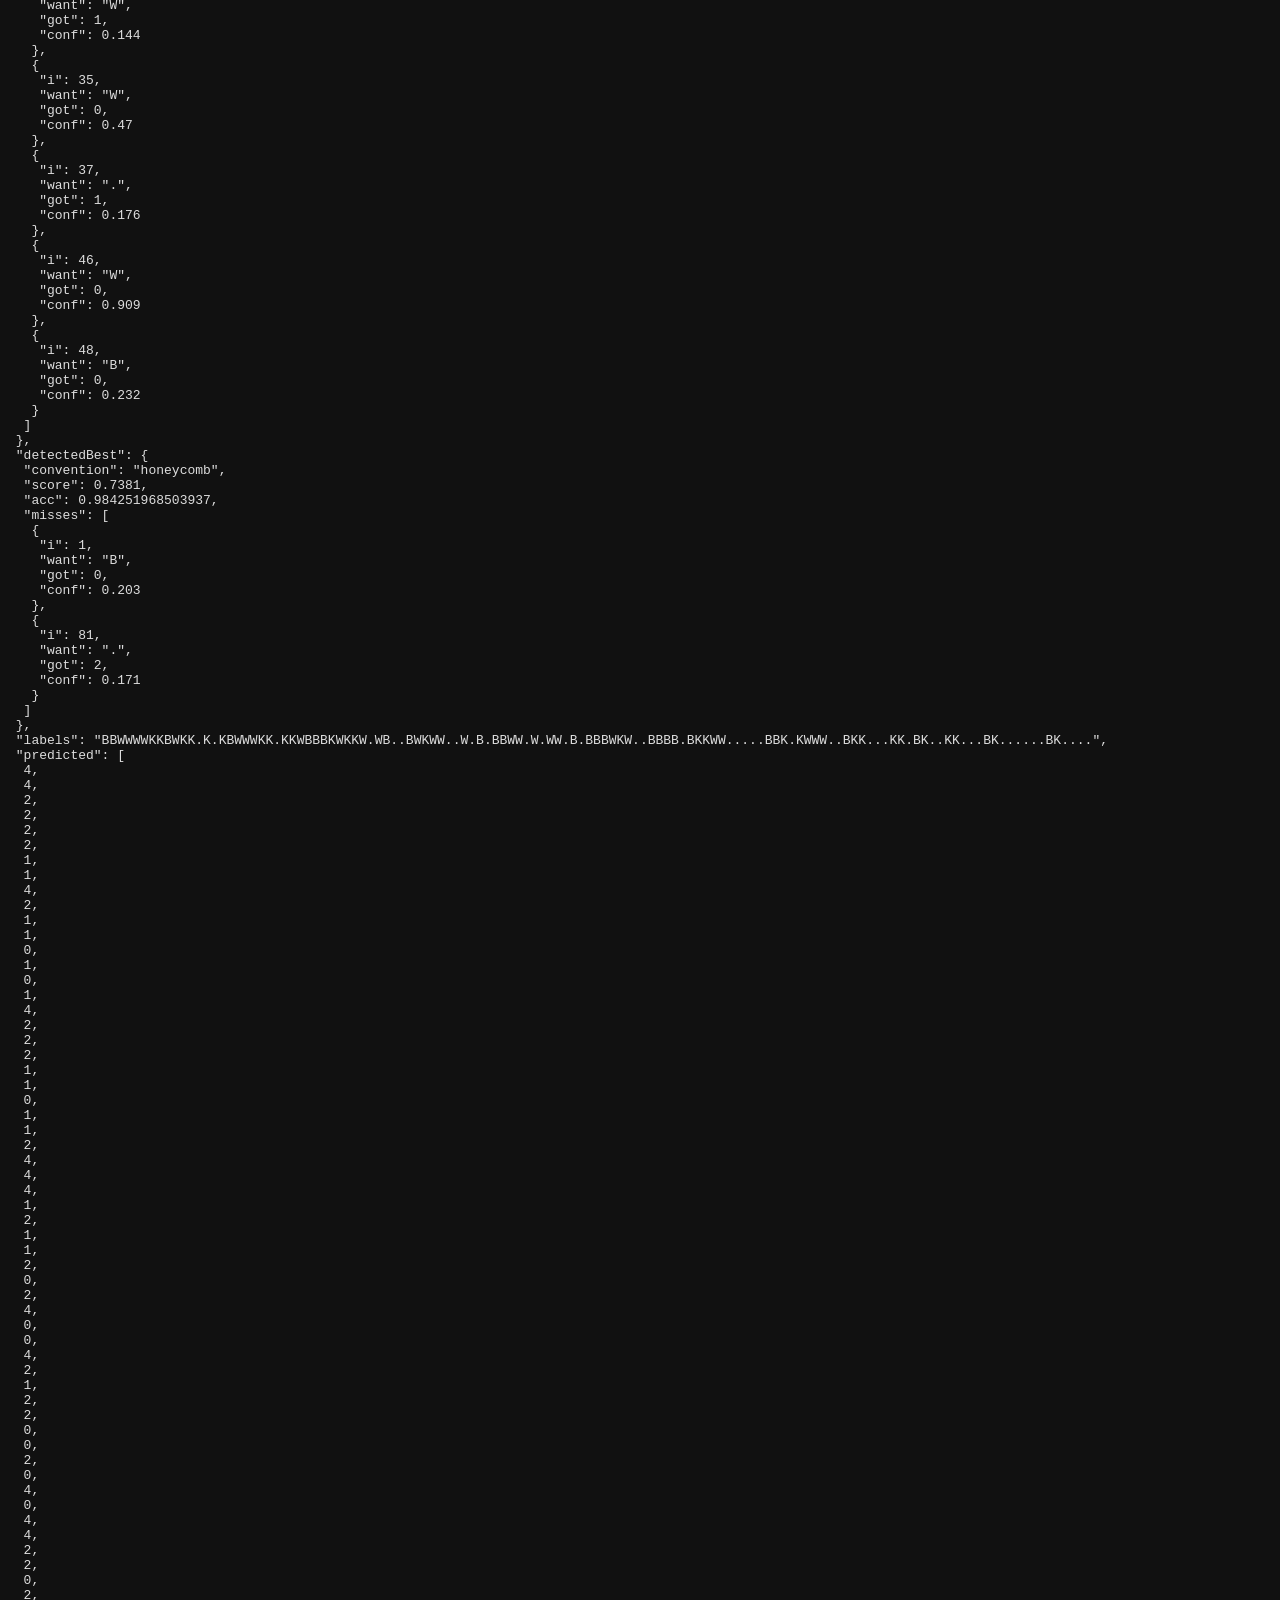
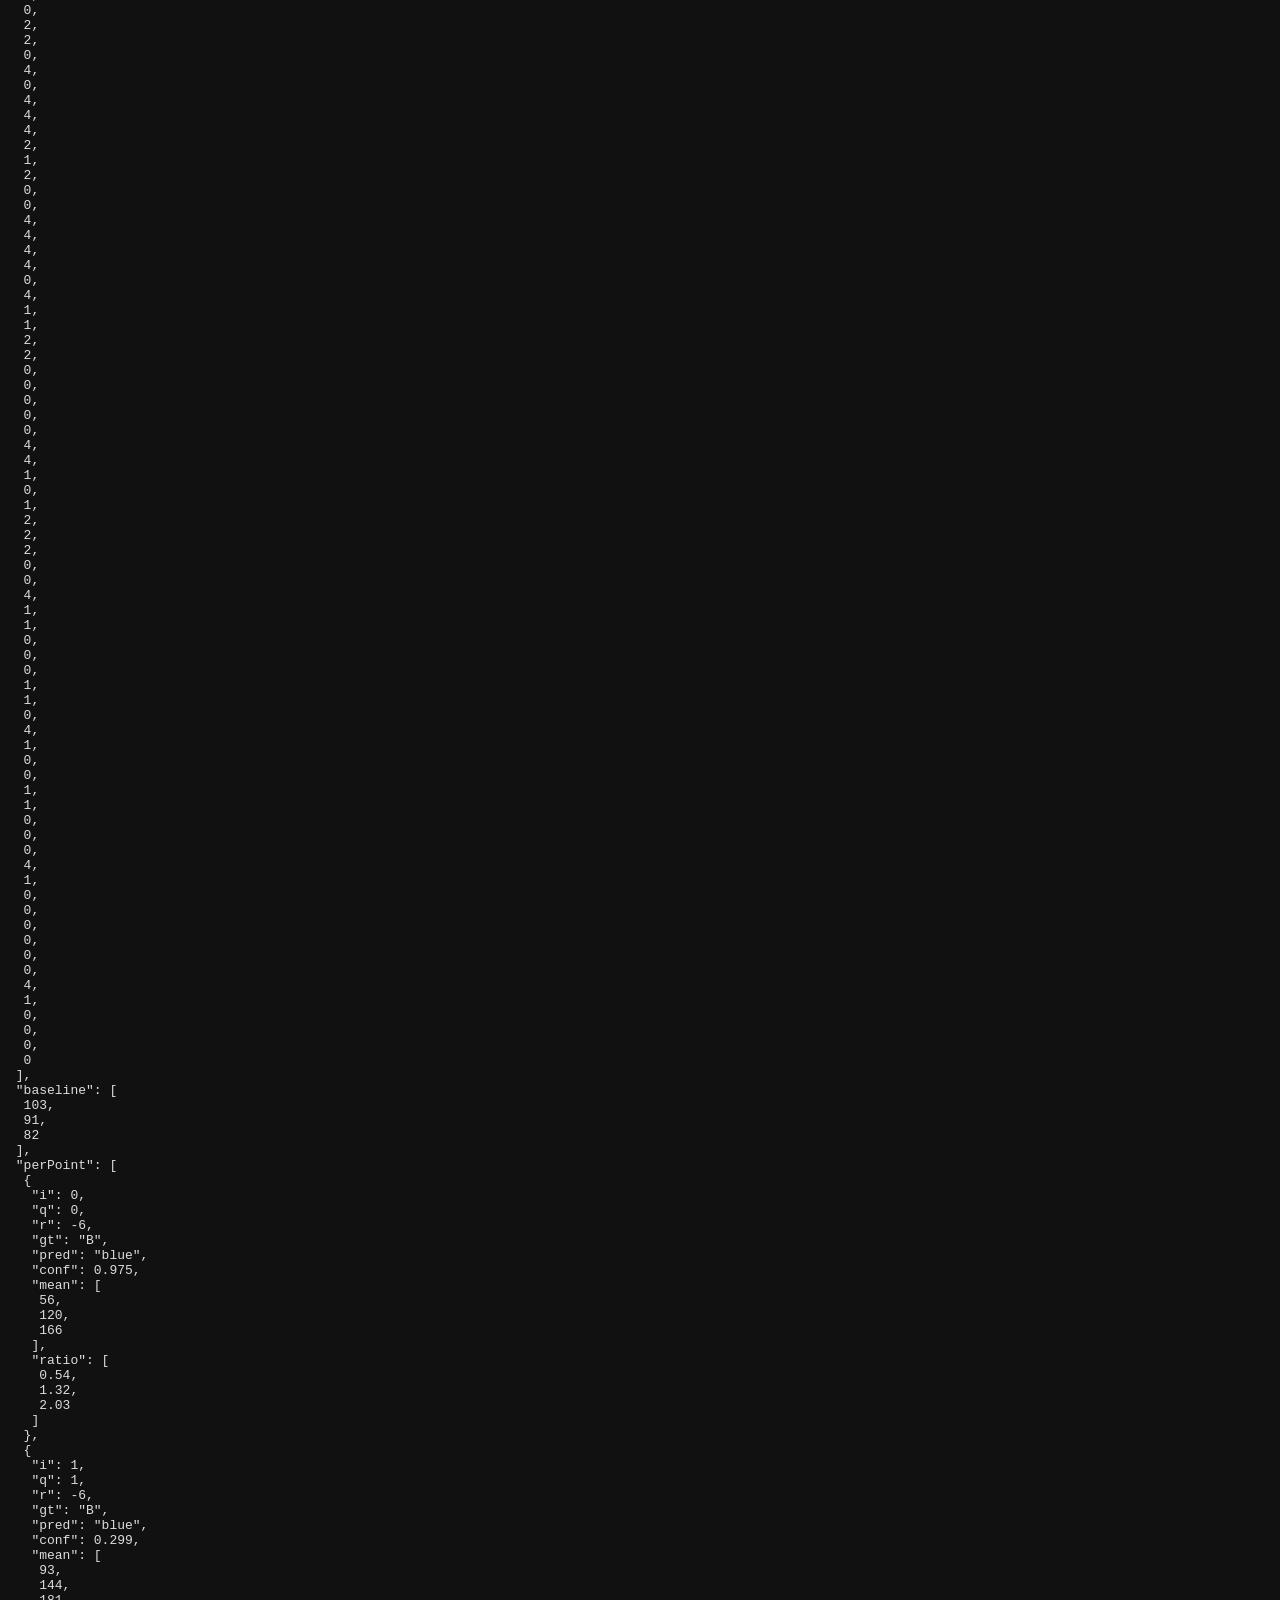
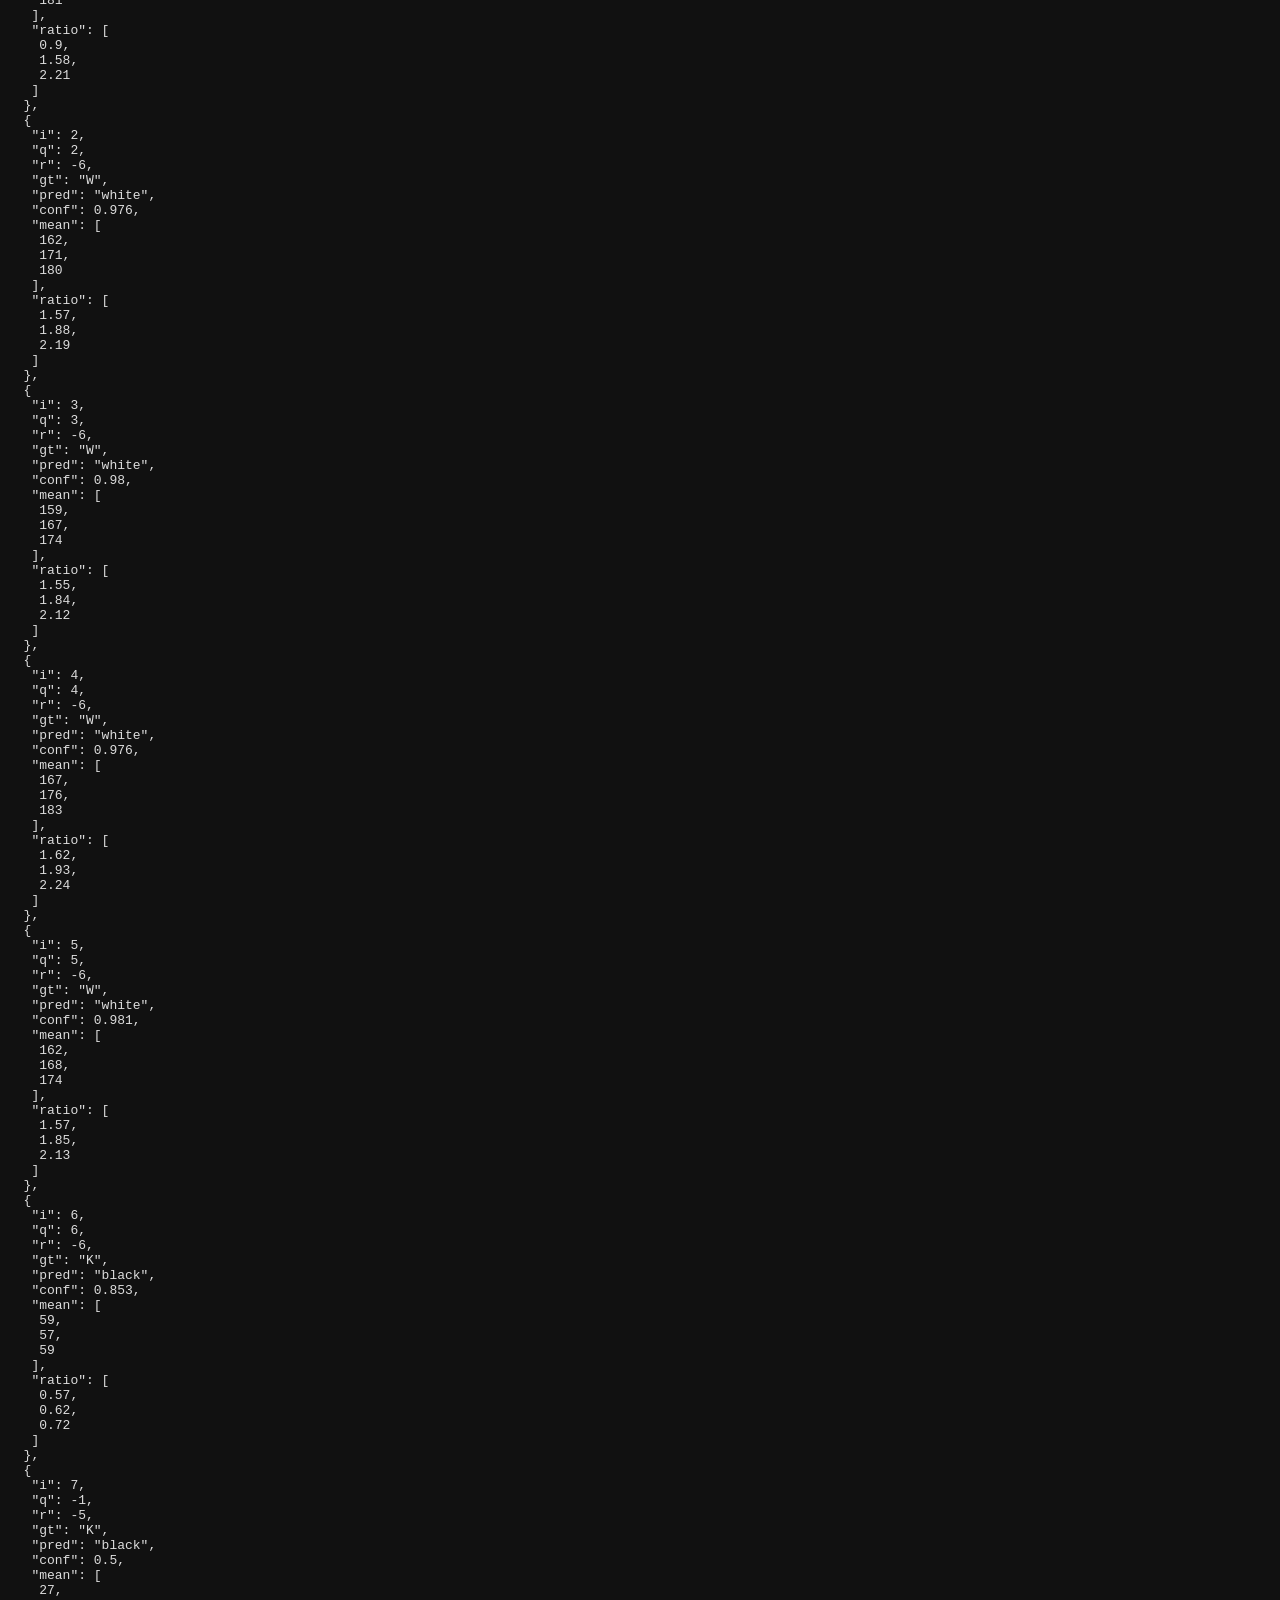
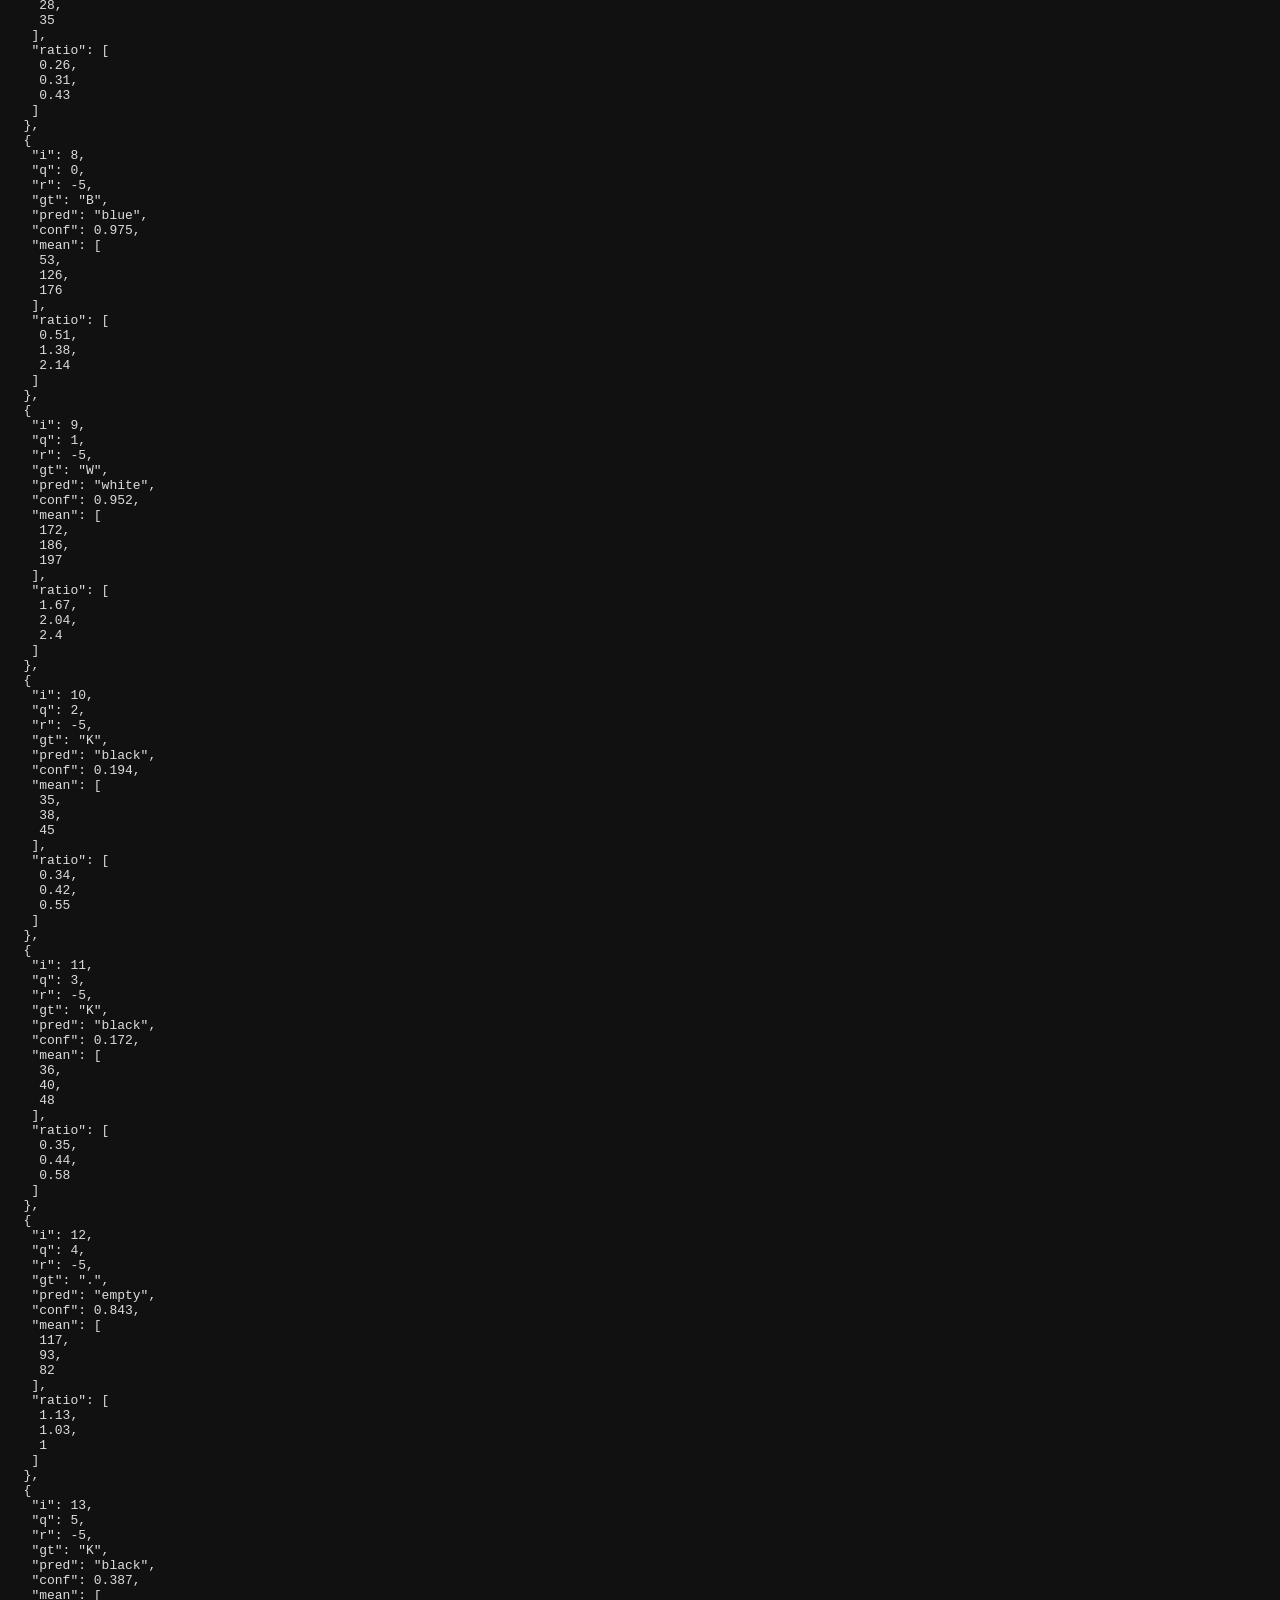
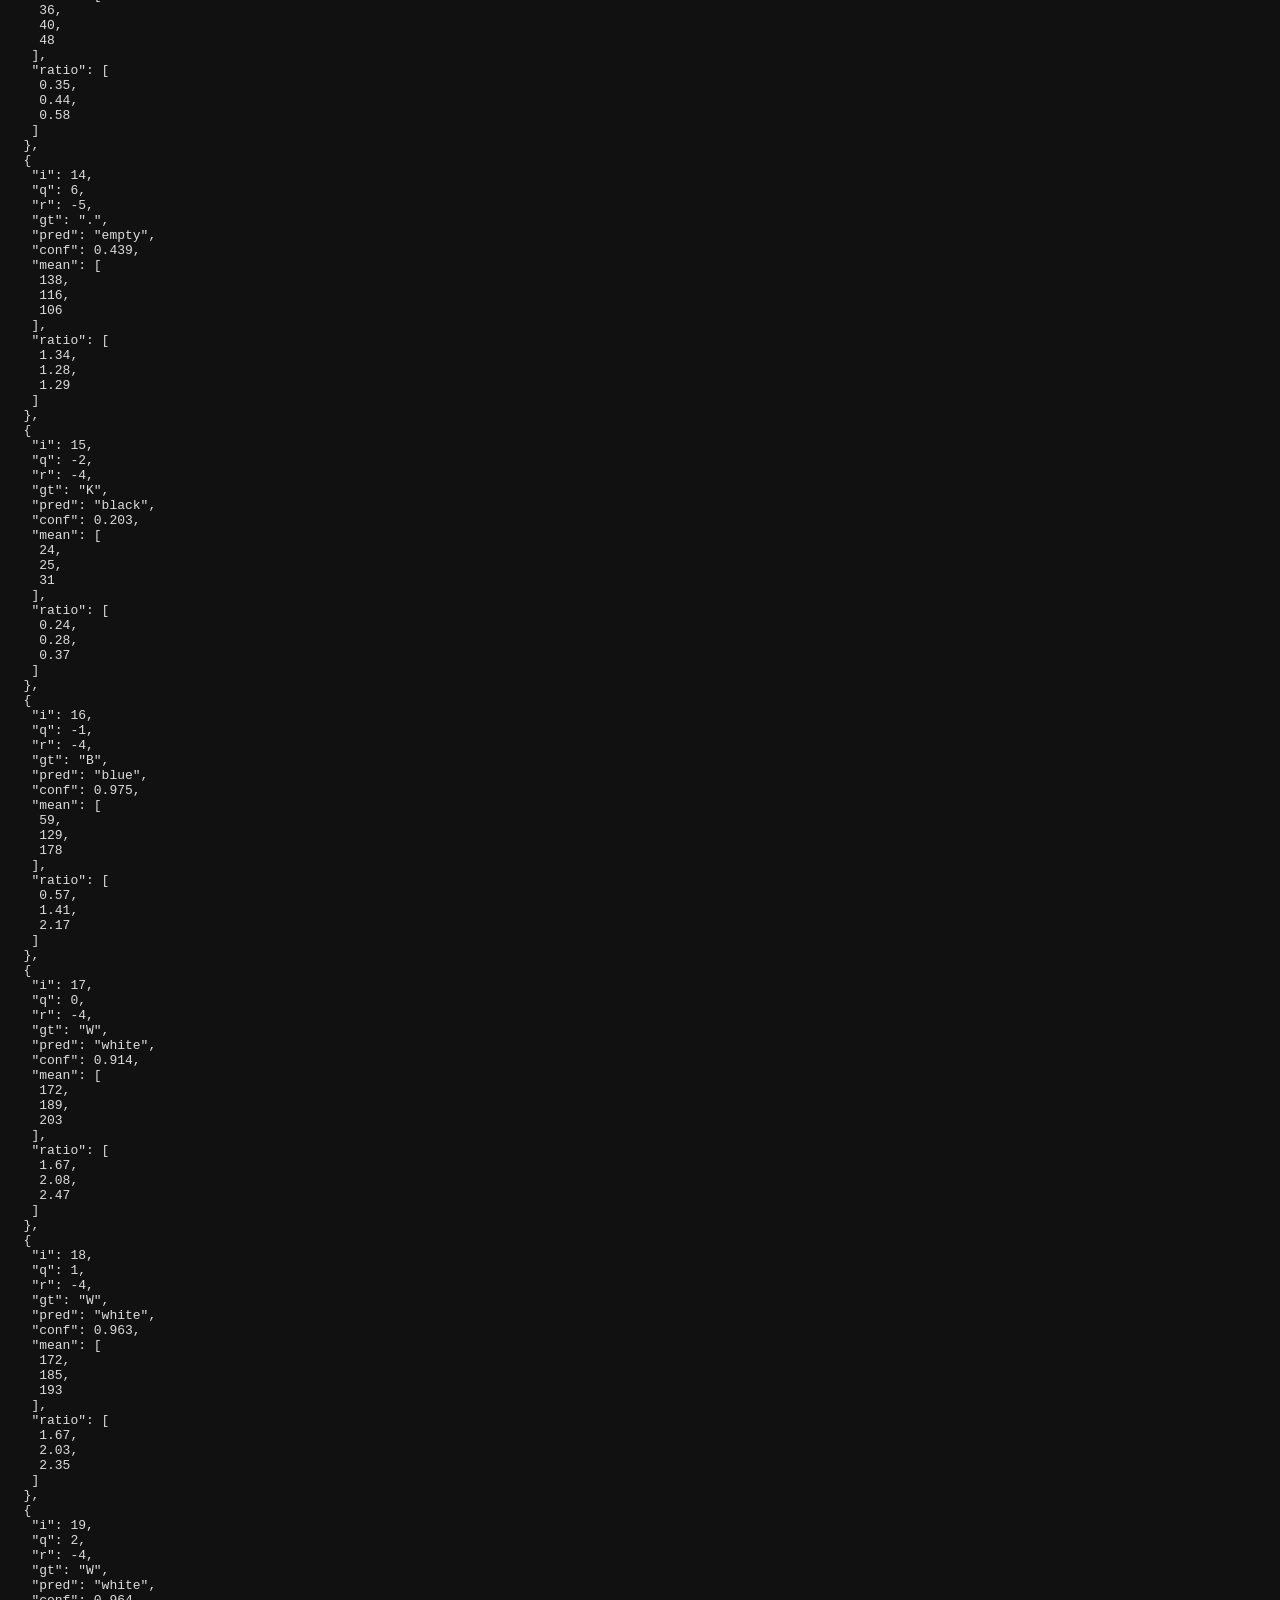
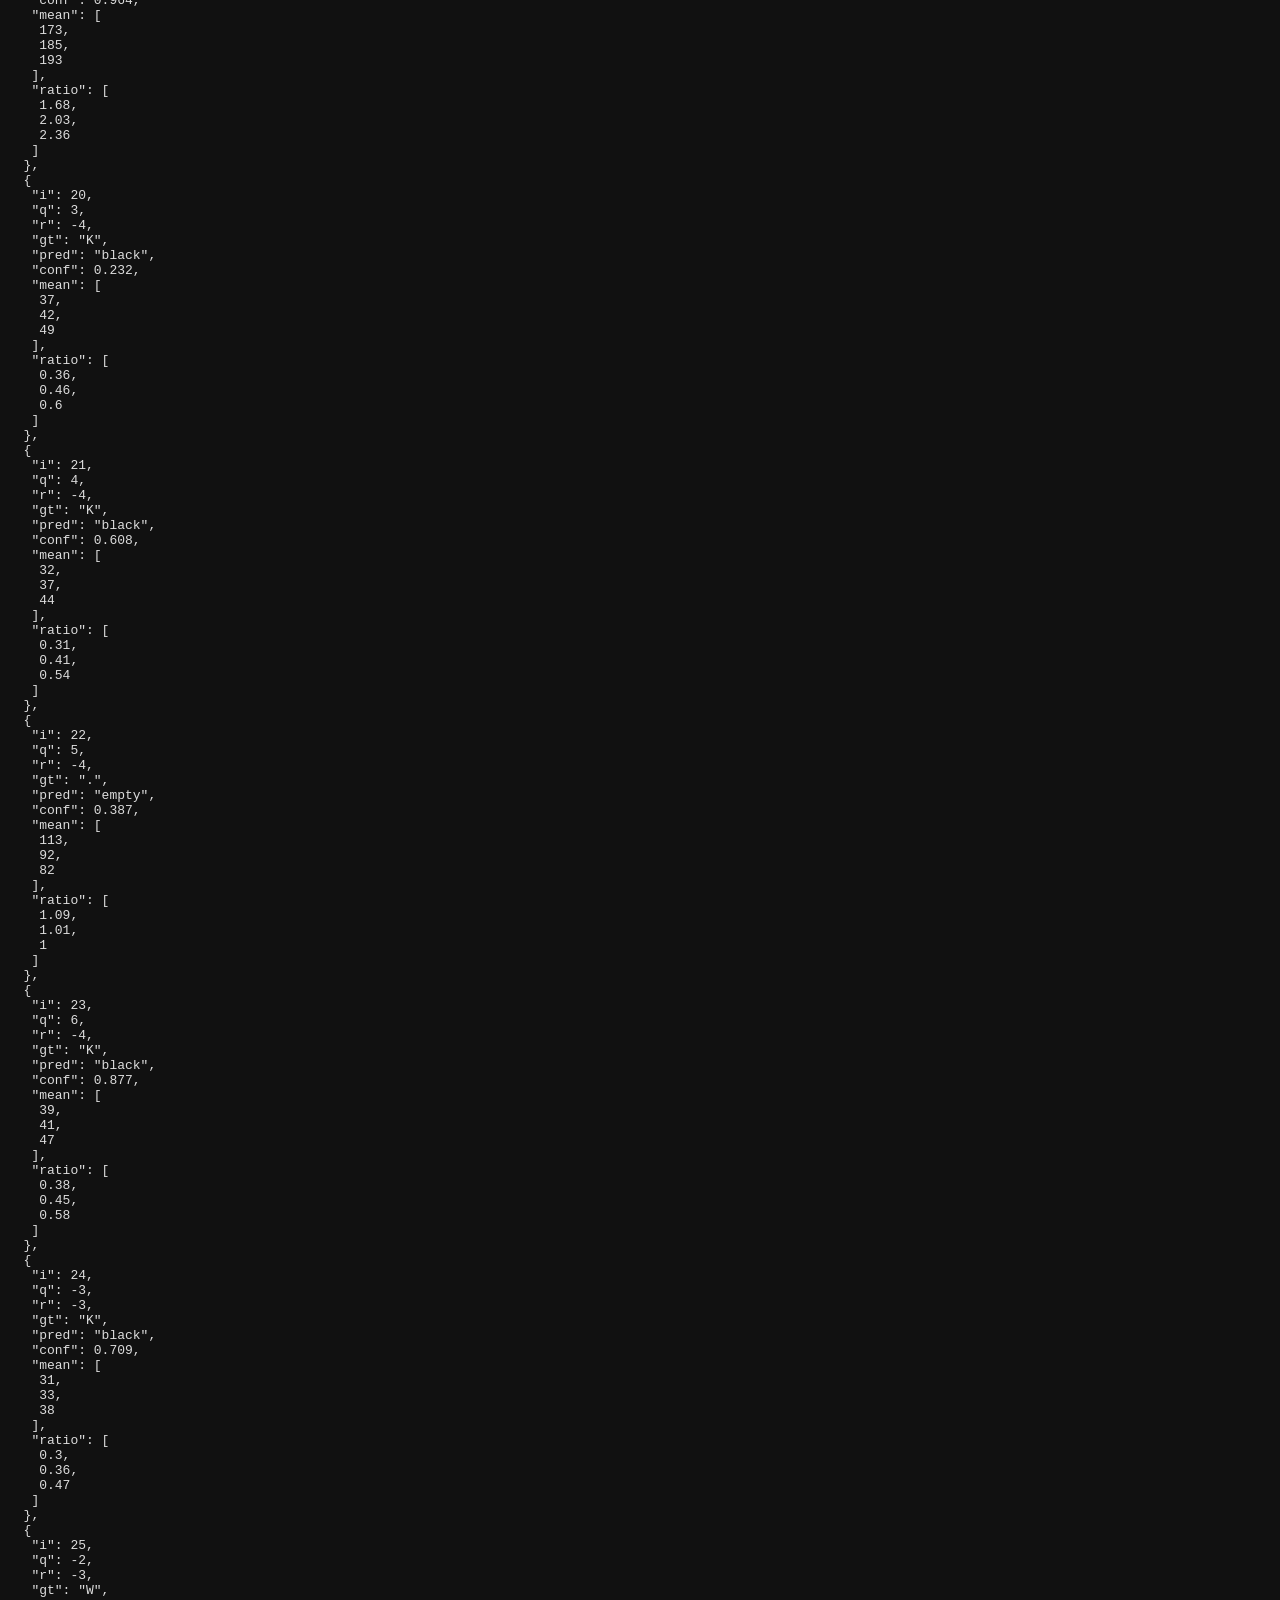
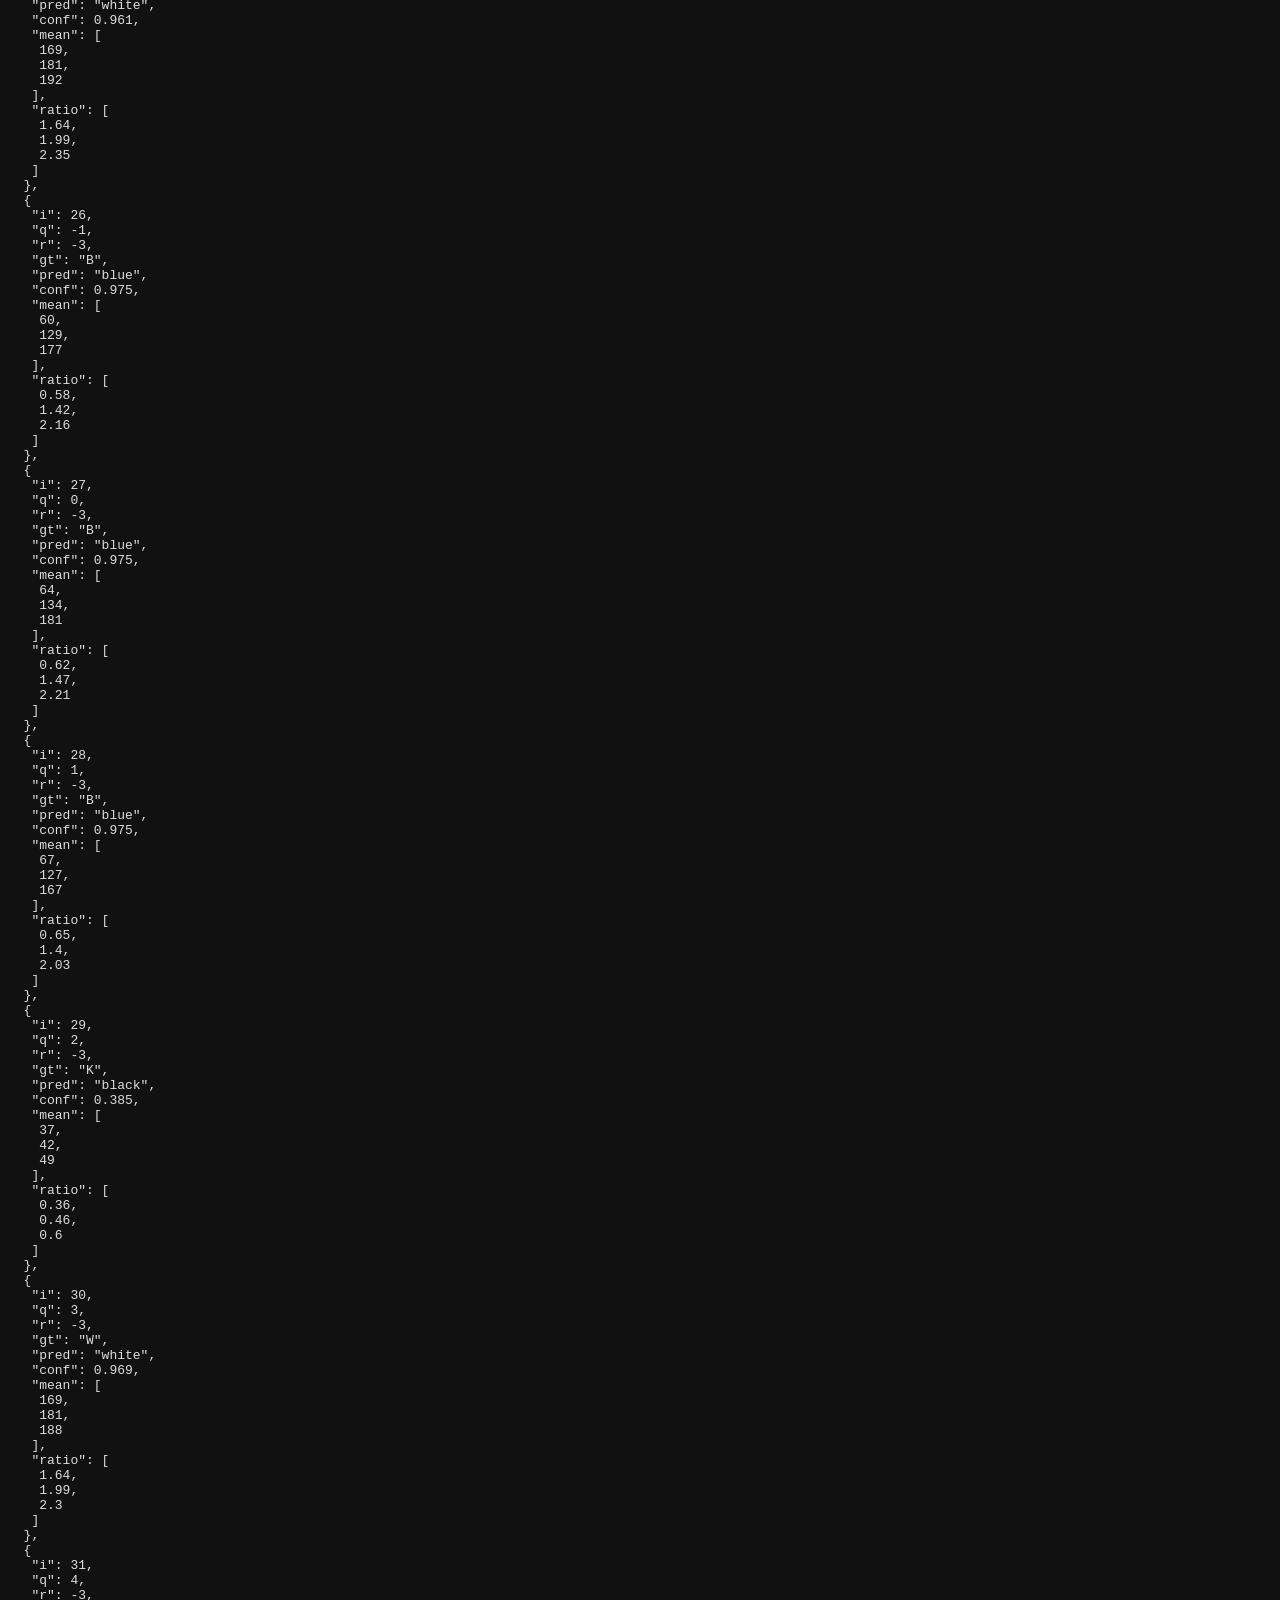
<file: dev/photo/probe.html>
<!DOCTYPE html>
<html lang="ja">
<head>
<meta charset="UTF-8">
<title>hexago photo probe</title>
<style>body{font-family:monospace;background:#111;color:#ddd}canvas{display:block;max-width:100%}</style>
</head>
<body>
<pre id="out">running…</pre>
<div id="viz"></div>
<script src="../../js/photo/geom.js"></script>
<script src="../../js/photo/features.js"></script>
<script src="../../js/photo/rectify.js"></script>
<script src="../../js/photo/recognize.js"></script>
<script src="../../js/photo/detect.js"></script>
<script>
(function () {
  'use strict';
  var CLS = { '.': 0, 'K': 1, 'W': 2, 'B': 4 };

  function loadImage(url) {
    return new Promise(function (resolve, reject) {
      var im = new Image();
      im.onload = function () { resolve(im); };
      im.onerror = function () { reject(new Error('image load failed: ' + url)); };
      im.src = url;
    });
  }

  function cornerError(a, b) {
    // 巡回シフトを全パターン試して最小の平均距離
    var best = null;
    for (var sh = 0; sh < 6; sh++) {
      var s = 0;
      for (var i = 0; i < 6; i++) {
        var p = a[(i + sh) % 6], q = b[i];
        s += Math.hypot(p[0] - q[0], p[1] - q[1]);
      }
      s /= 6;
      if (!best || s < best.err) best = { err: s, shift: sh };
    }
    return best;
  }

  function evalResult(res, labels) {
    var hit = 0, total = labels.length, confusion = {}, misses = [];
    for (var i = 0; i < total; i++) {
      var want = CLS[labels[i]];
      var got = res.points[i].cls;
      if (want === got) hit++;
      else misses.push({ i: i, want: labels[i], got: res.points[i].cls, conf: +res.points[i].conf.toFixed(3) });
    }
    return { acc: hit / total, hit: hit, total: total, misses: misses.slice(0, 20), missCount: misses.length };
  }

  async function main() {
    var out = { steps: [] };
    var img = await loadImage('testdata/IMG_0252.jpg');
    var cv = document.createElement('canvas');
    cv.width = img.width; cv.height = img.height;
    var ctx = cv.getContext('2d', { willReadFrequently: true });
    ctx.drawImage(img, 0, 0);
    var imageData = ctx.getImageData(0, 0, img.width, img.height);
    var gt = await (await fetch('testdata/IMG_0252.gt.json')).json();
    out.image = { w: img.width, h: img.height };
    out.gt = { size: gt.size, labels: gt.labels.length, paperCorners: gt.paper_corners_px };

    // 1) 自動検出
    var det = HexagoPhotoDetect.detect(imageData);
    out.detect = { conf: det.confidence, ratio: det.hexAreaRatio, corners: det.corners };
    var detErr = det.corners ? cornerError(det.corners, gt.paper_corners_px) : null;
    out.detect.error = detErr;

    // 2) 正解の外枠（paper corners）から各慣習で解析
    var results = {};
    ['honeycomb', 'triangular'].forEach(function (conv) {
      var r = HexagoPhotoRecognize.analyze({
        imageData: imageData, borderCorners: gt.paper_corners_px, size: 13, convention: conv
      });
      results[conv] = { score: +r.score.toFixed(4), baseline: r.baseline, eval: evalResult(r, gt.labels) };

      results[conv].result = r;
    });
    out.gtCorners = {};
    Object.keys(results).forEach(function (k) {
      out.gtCorners[k] = { score: results[k].score, acc: results[k].eval.acc, misses: results[k].eval.misses };
    });

    // 3) 自動検出の外枠から解析
    if (det.corners) {
      var best = null;
      ['honeycomb', 'triangular'].forEach(function (conv) {
        var r = HexagoPhotoRecognize.analyze({
          imageData: imageData, borderCorners: det.corners, size: 13, convention: conv
        });
        var ev = evalResult(r, gt.labels);
        var item = { convention: conv, score: +r.score.toFixed(4), acc: ev.acc, misses: ev.misses };
        if (!best || ev.acc > best.acc) best = item;
        out['detected_' + conv] = item;
      });
      out.detectedBest = best;
    }

    // 4) キャンバス描画（canonical + 認識結果）
    var which = results.honeycomb.result;
    var viz = document.getElementById('viz');
    var c2 = document.createElement('canvas');
    c2.width = 512; c2.height = 512;
    viz.appendChild(c2);
    var ctx2 = c2.getContext('2d');
    var id = ctx2.createImageData(1024, 1024);
    for (var i = 0; i < 1024 * 1024; i++) {
      id.data[i * 4] = which.canon[i * 3];
      id.data[i * 4 + 1] = which.canon[i * 3 + 1];
      id.data[i * 4 + 2] = which.canon[i * 3 + 2];
      id.data[i * 4 + 3] = 255;
    }
    var tmp = document.createElement('canvas'); tmp.width = 1024; tmp.height = 1024;
    tmp.getContext('2d').putImageData(id, 0, 0);
    ctx2.drawImage(tmp, 0, 0, 512, 512);
    var COL = { 0: '#ffffff', 1: '#ff3030', 2: '#30ff30', 3: '#ff9900', 4: '#30a0ff', 5: '#00ffcc', 6: '#ffff00', 7: '#ff00ff' };
    which.points.forEach(function (p) {
      ctx2.fillStyle = COL[p.cls] || '#fff';
      ctx2.fillRect(p.x / 2 - 2, p.y / 2 - 2, 4, 4);
    });

    // 目視検証用: 元写真に認識点を描く
    var Hi = HexagoPhotoGeom.inv3(which.H);
    var viz2 = document.createElement('canvas');
    viz2.width = img.width; viz2.height = img.height;
    viz2.id = 'overlay';
    var ctx3 = viz2.getContext('2d');
    ctx3.drawImage(img, 0, 0);
    viz.insertBefore(viz2, viz.firstChild);
    var CN = HexagoPhotoRecognize.CLASS_COLORS;
    which.points.forEach(function (p) {
      var ip = HexagoPhotoGeom.apply(Hi, p.x, p.y);
      ctx3.beginPath(); ctx3.arc(ip[0], ip[1], 7, 0, 7);
      ctx3.strokeStyle = '#00ff00'; ctx3.lineWidth = 2; ctx3.stroke();
      ctx3.fillStyle = CN[p.cls]; ctx3.fillRect(ip[0] - 3, ip[1] - 3, 6, 6);
    });
    out.labels = gt.labels.join('');
    out.predicted = which.points.map(function (p) { return p.cls; });
    // 診断: 点ごとのパッチ平均色と GT / 予測
    var CLASSNAME = ['empty', 'black', 'white', 'red', 'blue', 'green', 'yellow', 'purple'];
    out.baseline = which.baseline;
    out.perPoint = which.points.map(function (p, i) {
      var f = which.features ? which.features[i] : null;
      return {
        i: i, q: p.q, r: p.r,
        gt: gt.labels[i], pred: CLASSNAME[p.cls], conf: +p.conf.toFixed(3),
        mean: f ? [Math.round(f[0] * 255), Math.round(f[5] * 255), Math.round(f[10] * 255)] : null,
        ratio: f ? [ +(1 + f[24]).toFixed(2), +(1 + f[25]).toFixed(2), +(1 + f[26]).toFixed(2)] : null
      };
    });
    var conf = {}; var acc = 0;
    which.points.forEach(function (p, i) {
      var key = gt.labels[i] + '>' + CLASSNAME[p.cls];
      conf[key] = (conf[key] || 0) + 1;
    });
    out.confusion = conf;

    // 学習側に渡すパッチ書き出し（実写真127点）
    var dump = {
      source: 'IMG_0252.jpg', size: 13,
      baseline: which.baseline,
      patches: which.patches.map(function (p) { return Array.prototype.slice.call(p); }),
      labels: which.points.map(function (p) {
        return ['empty', 'black', 'white', 'red', 'blue', 'green', 'yellow', 'purple'][p.cls];
      }),
      gt: gt.labels.slice()
    };
    var el = document.createElement('script');
    el.type = 'application/json';
    el.id = 'patchdump';
    el.textContent = JSON.stringify(dump);
    document.body.appendChild(el);

    document.getElementById('out').textContent = JSON.stringify(out, null, 1);
    window.__probe = out;
    document.title = 'PROBE_DONE';
  }

  main().catch(function (e) {
    document.getElementById('out').textContent = 'ERROR: ' + (e && e.stack || e);
    document.title = 'PROBE_ERROR';
  });
})();
</script>
</body>
</html>
</file>
